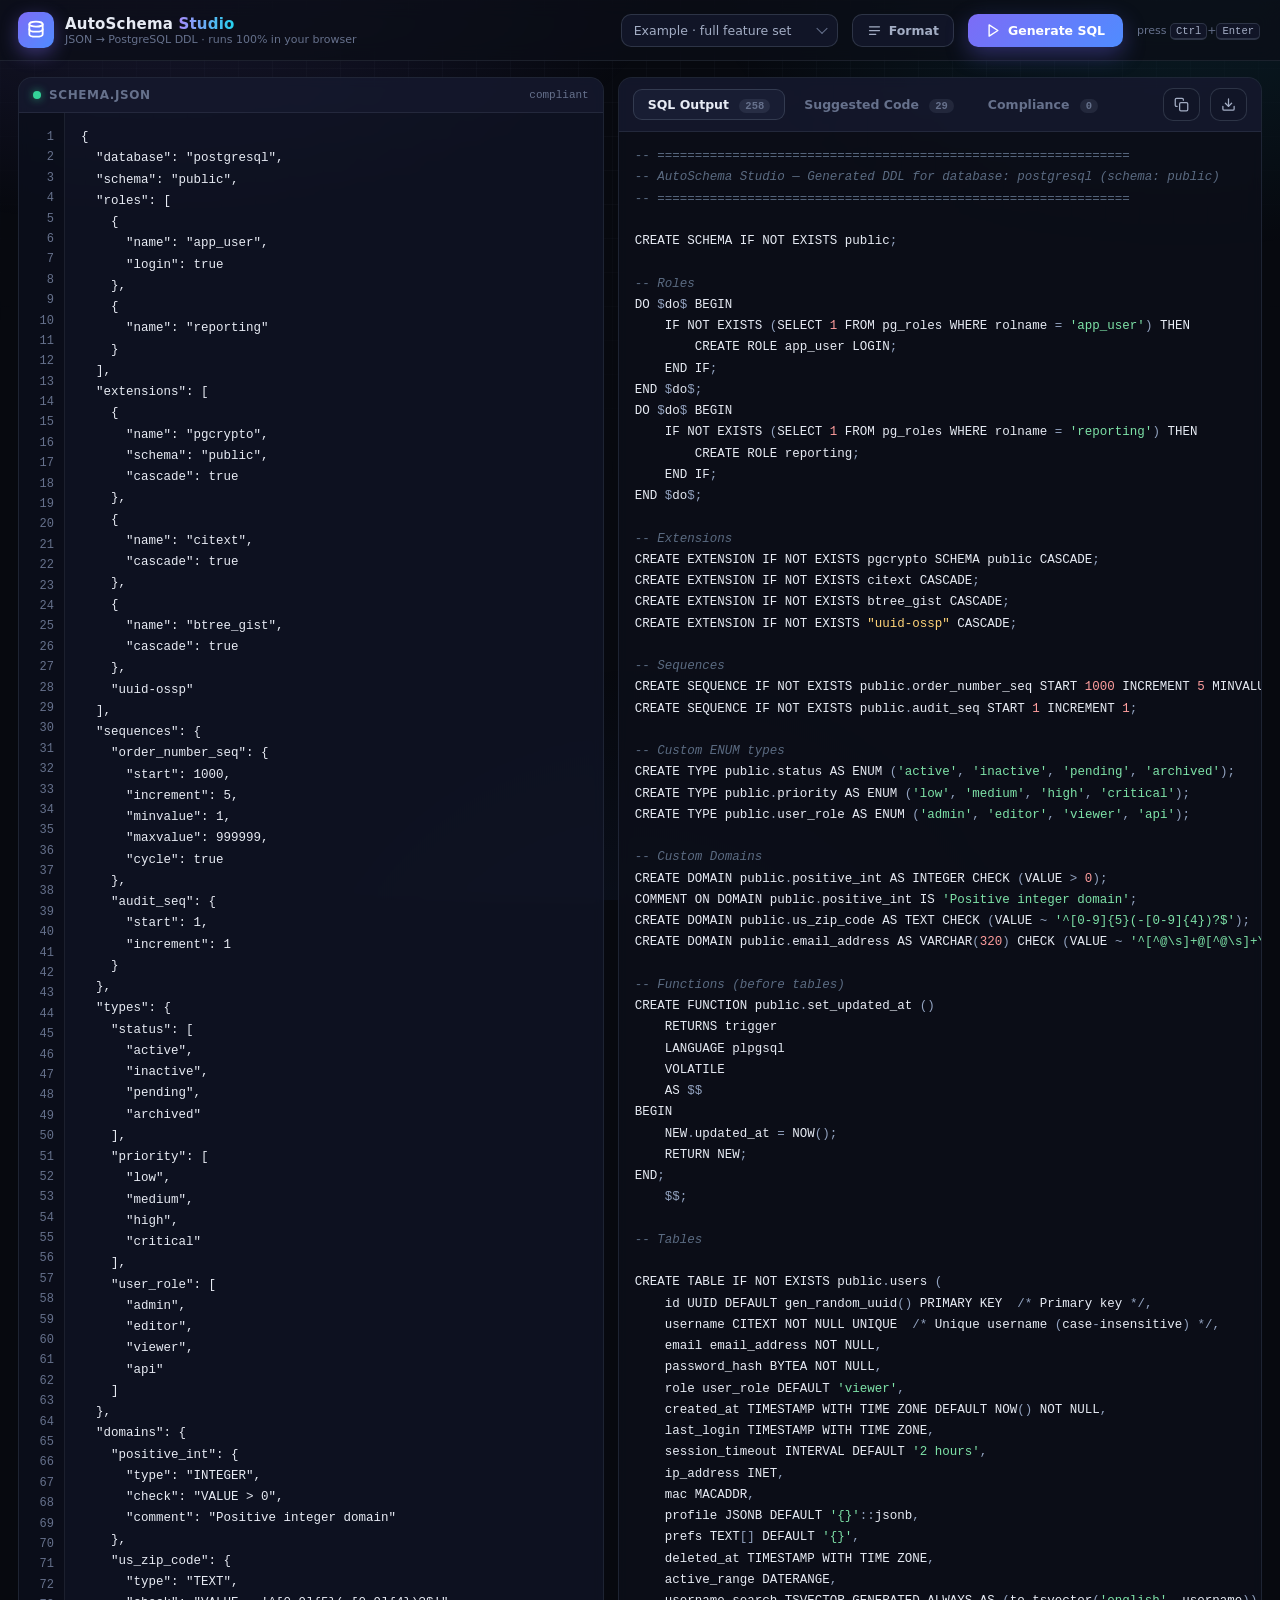
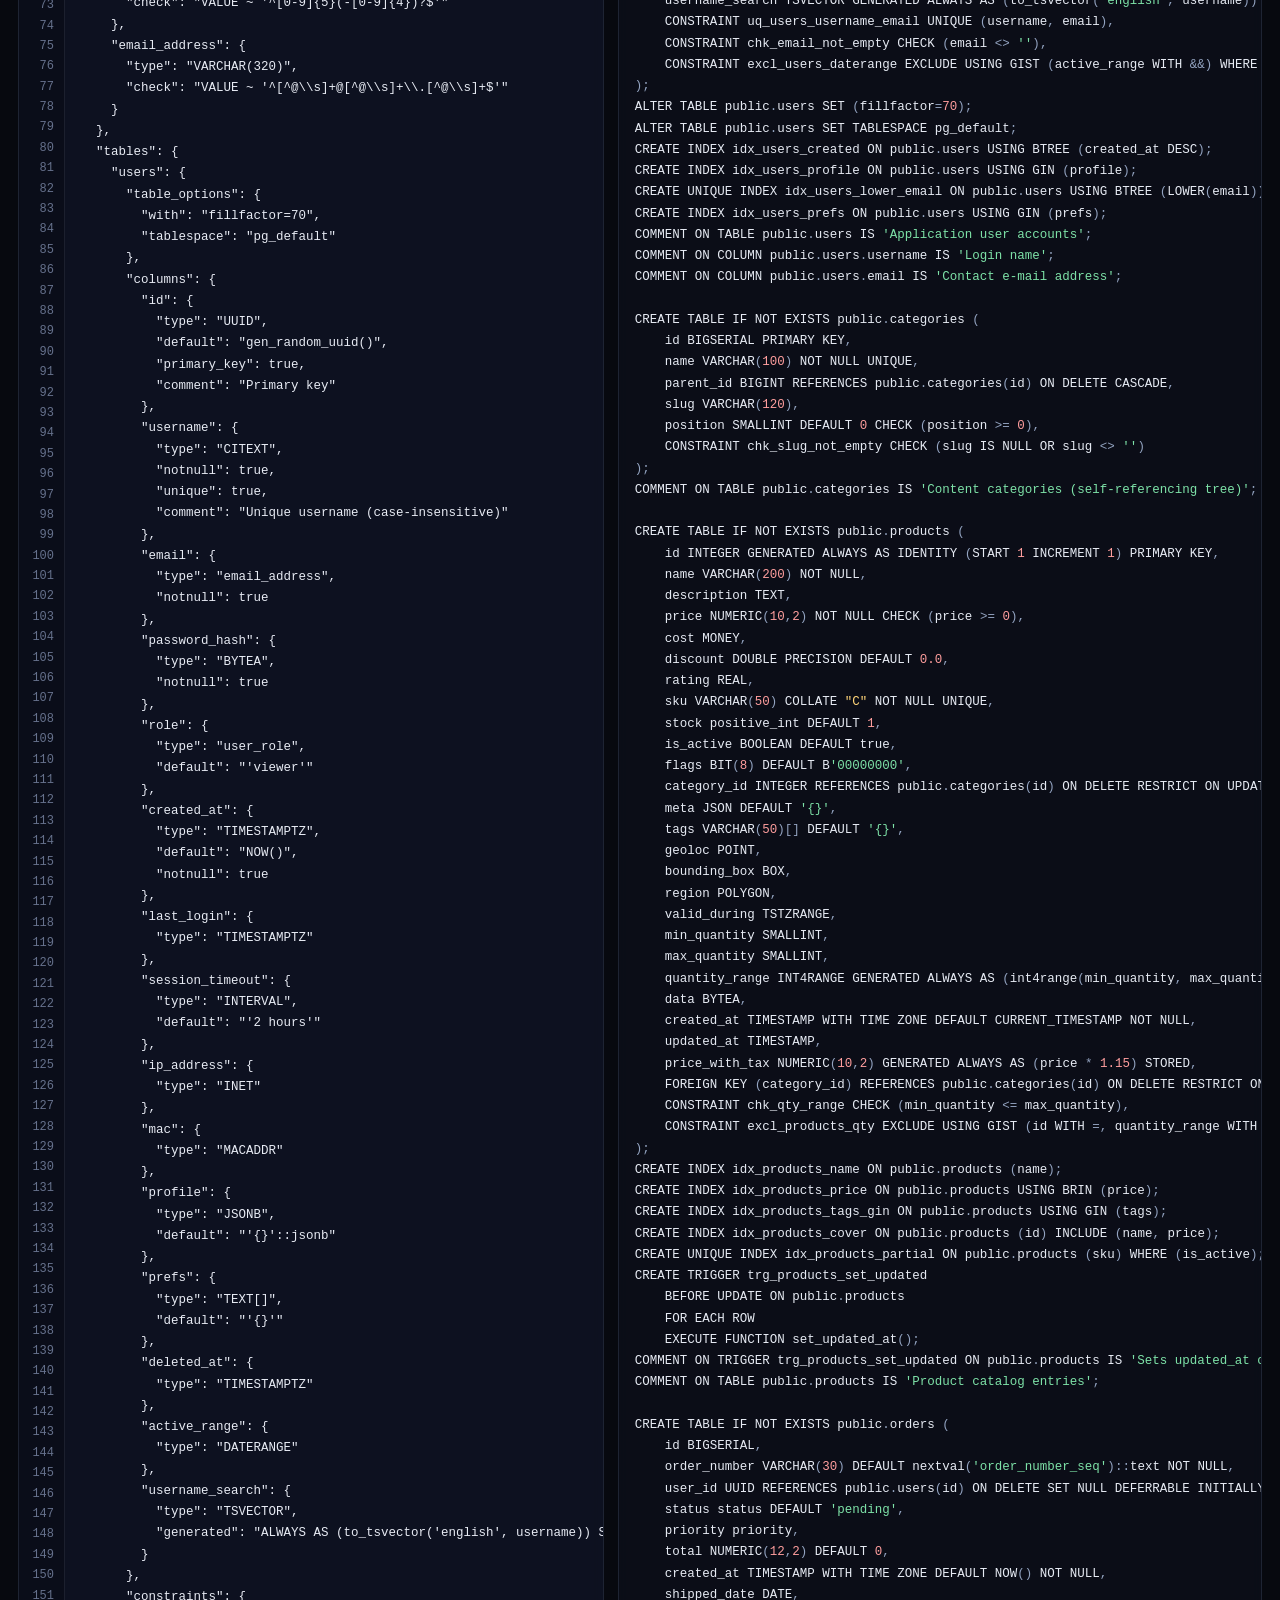
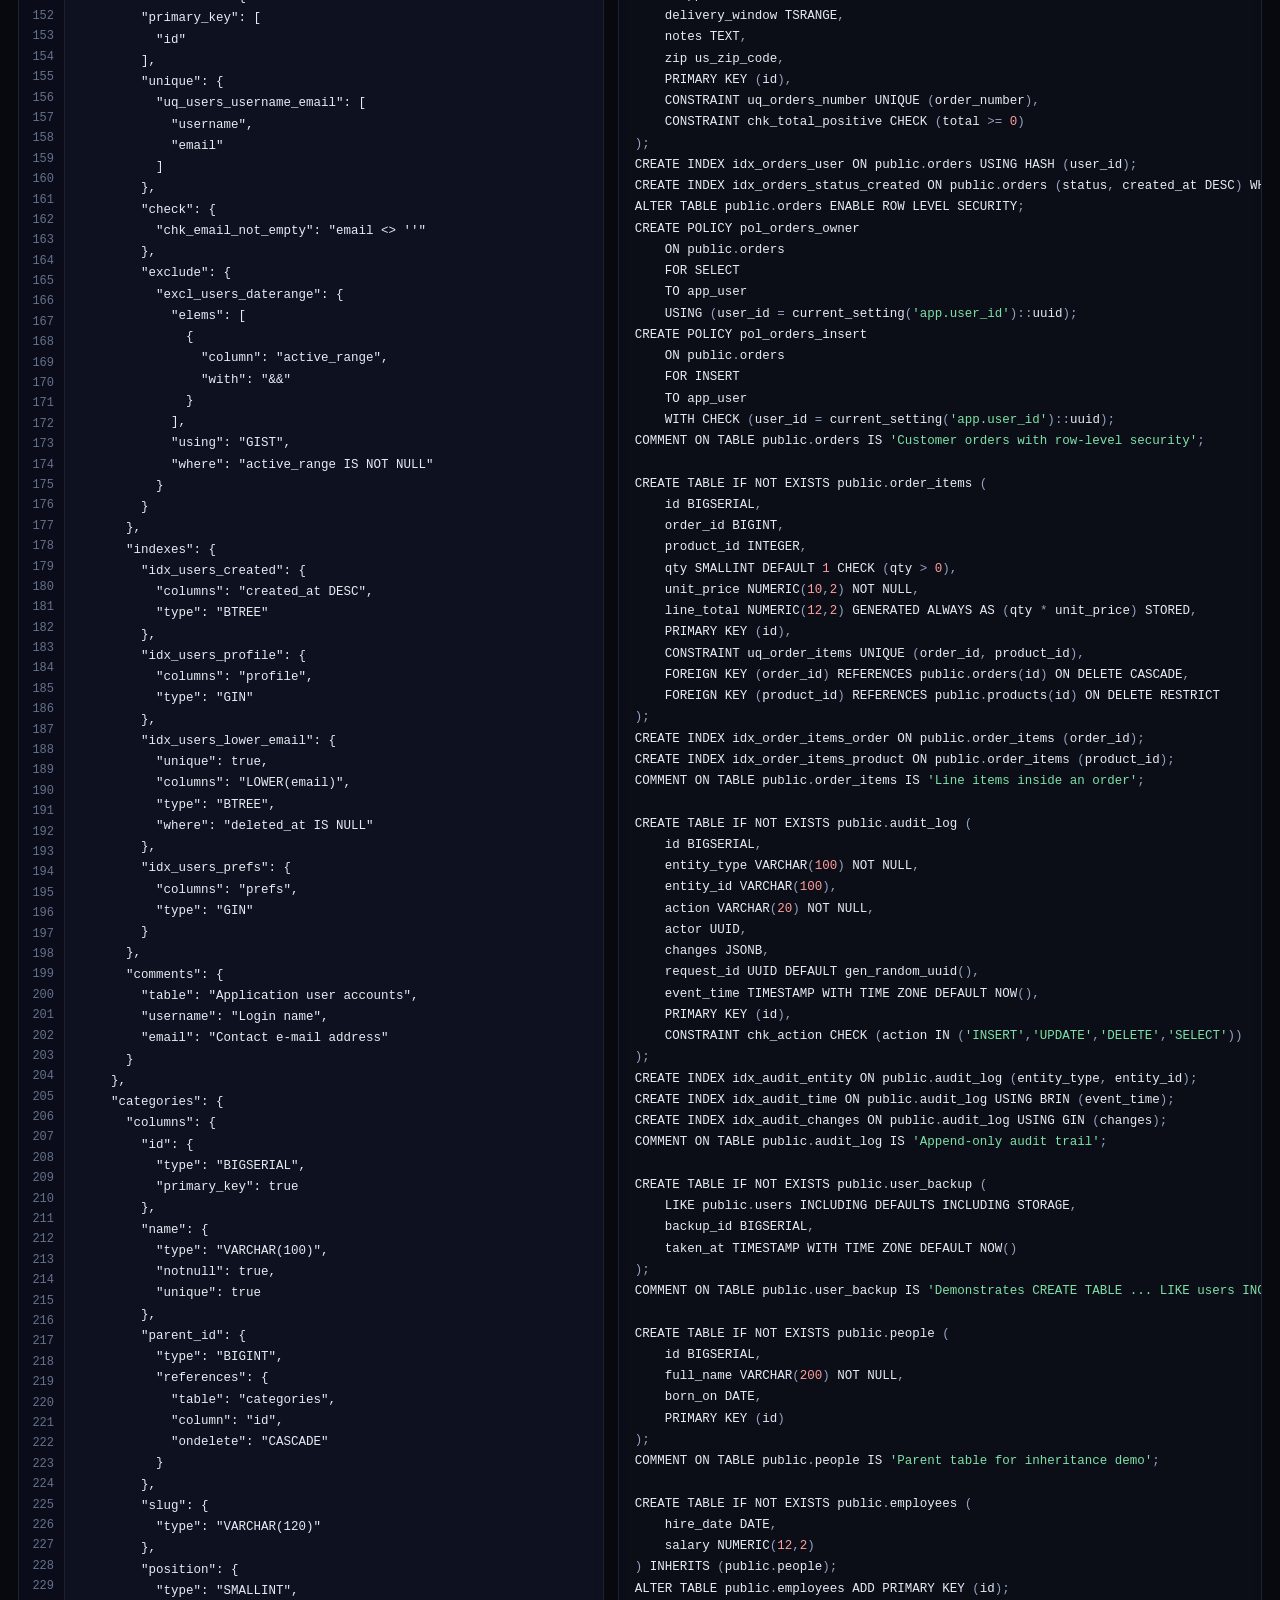
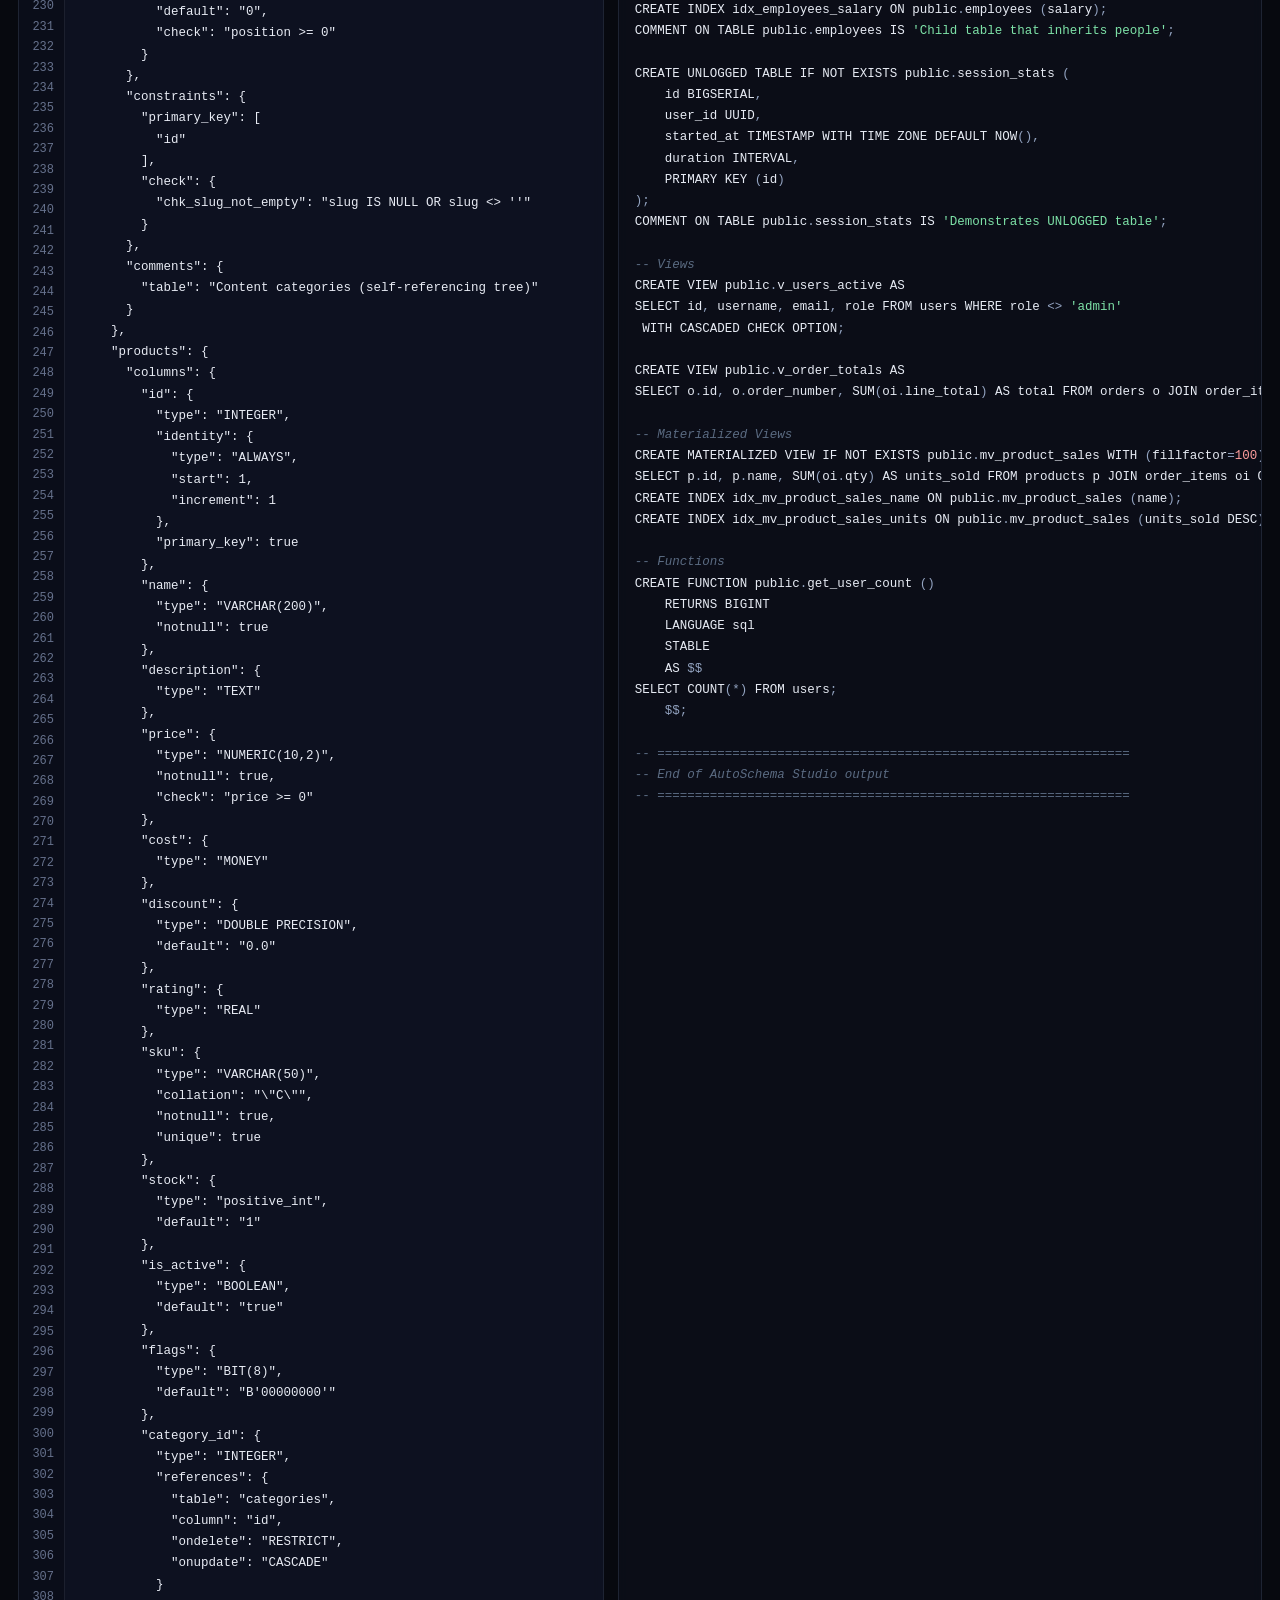
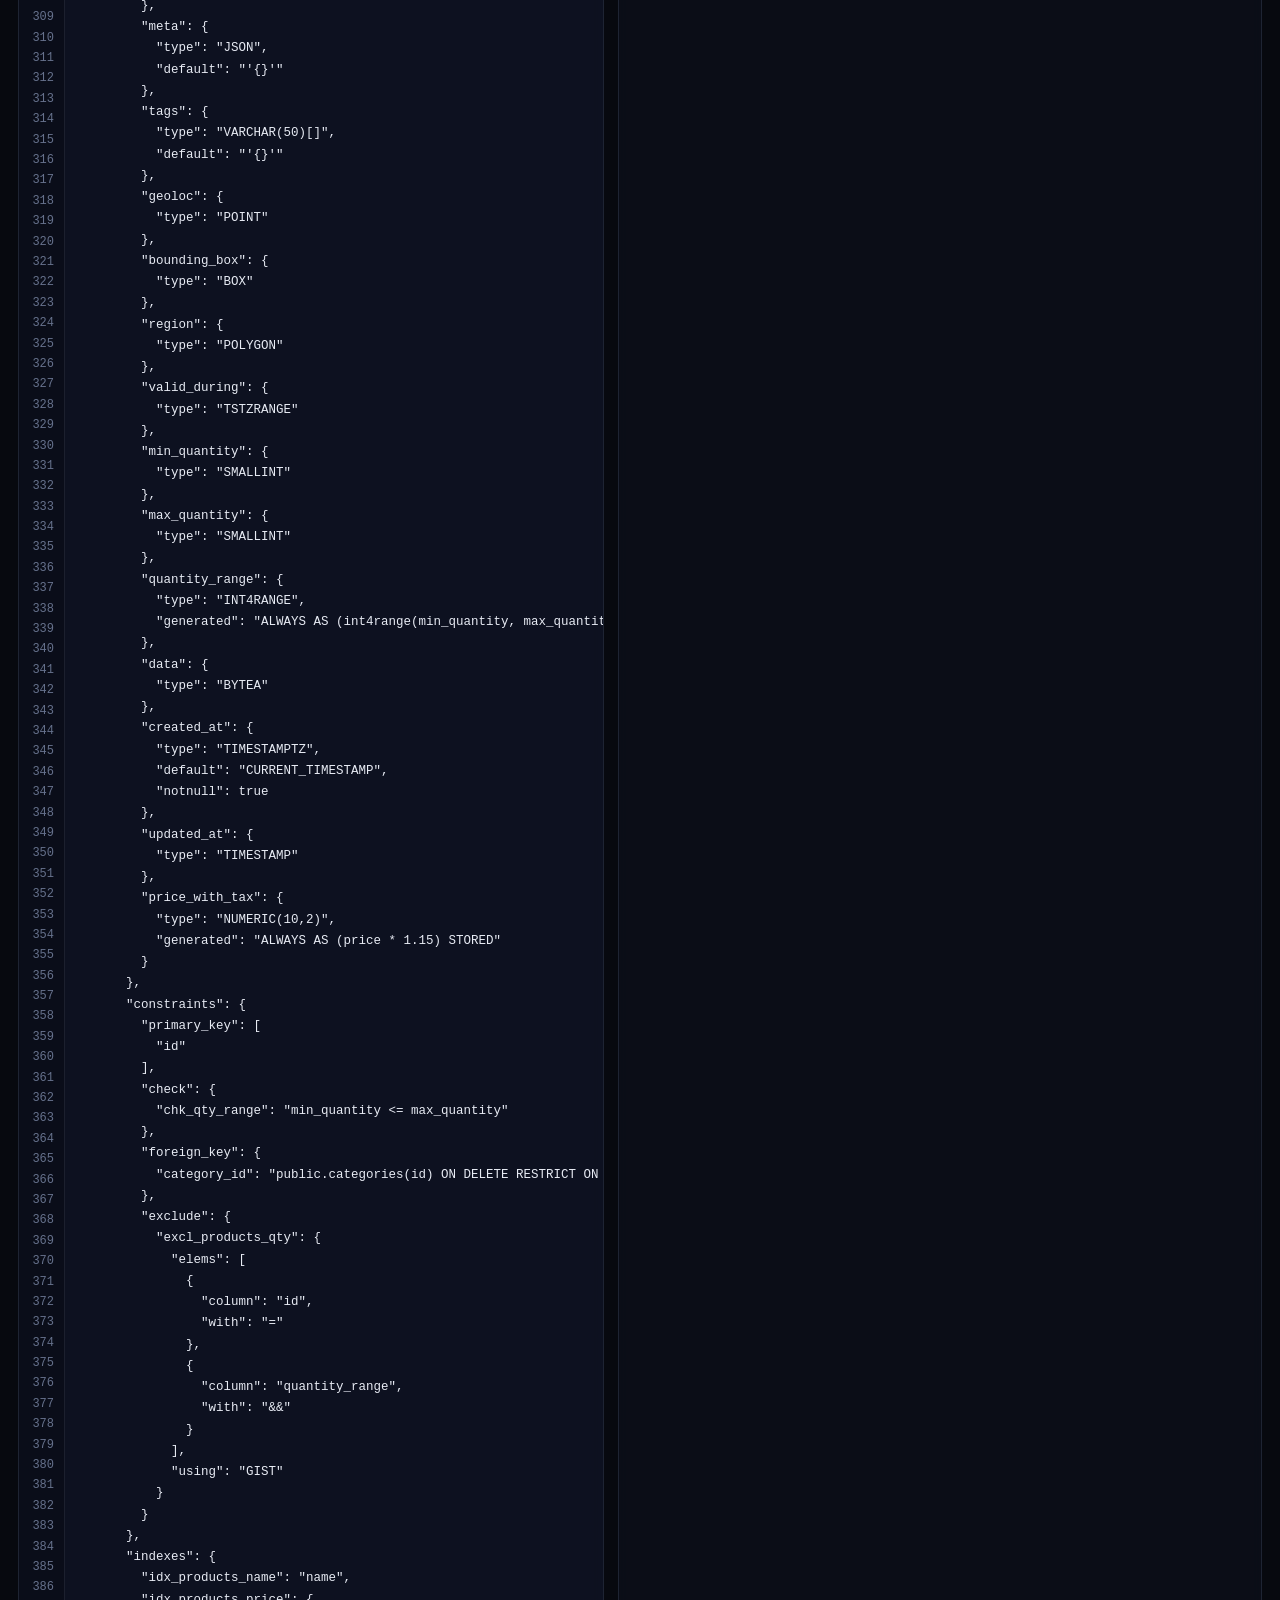
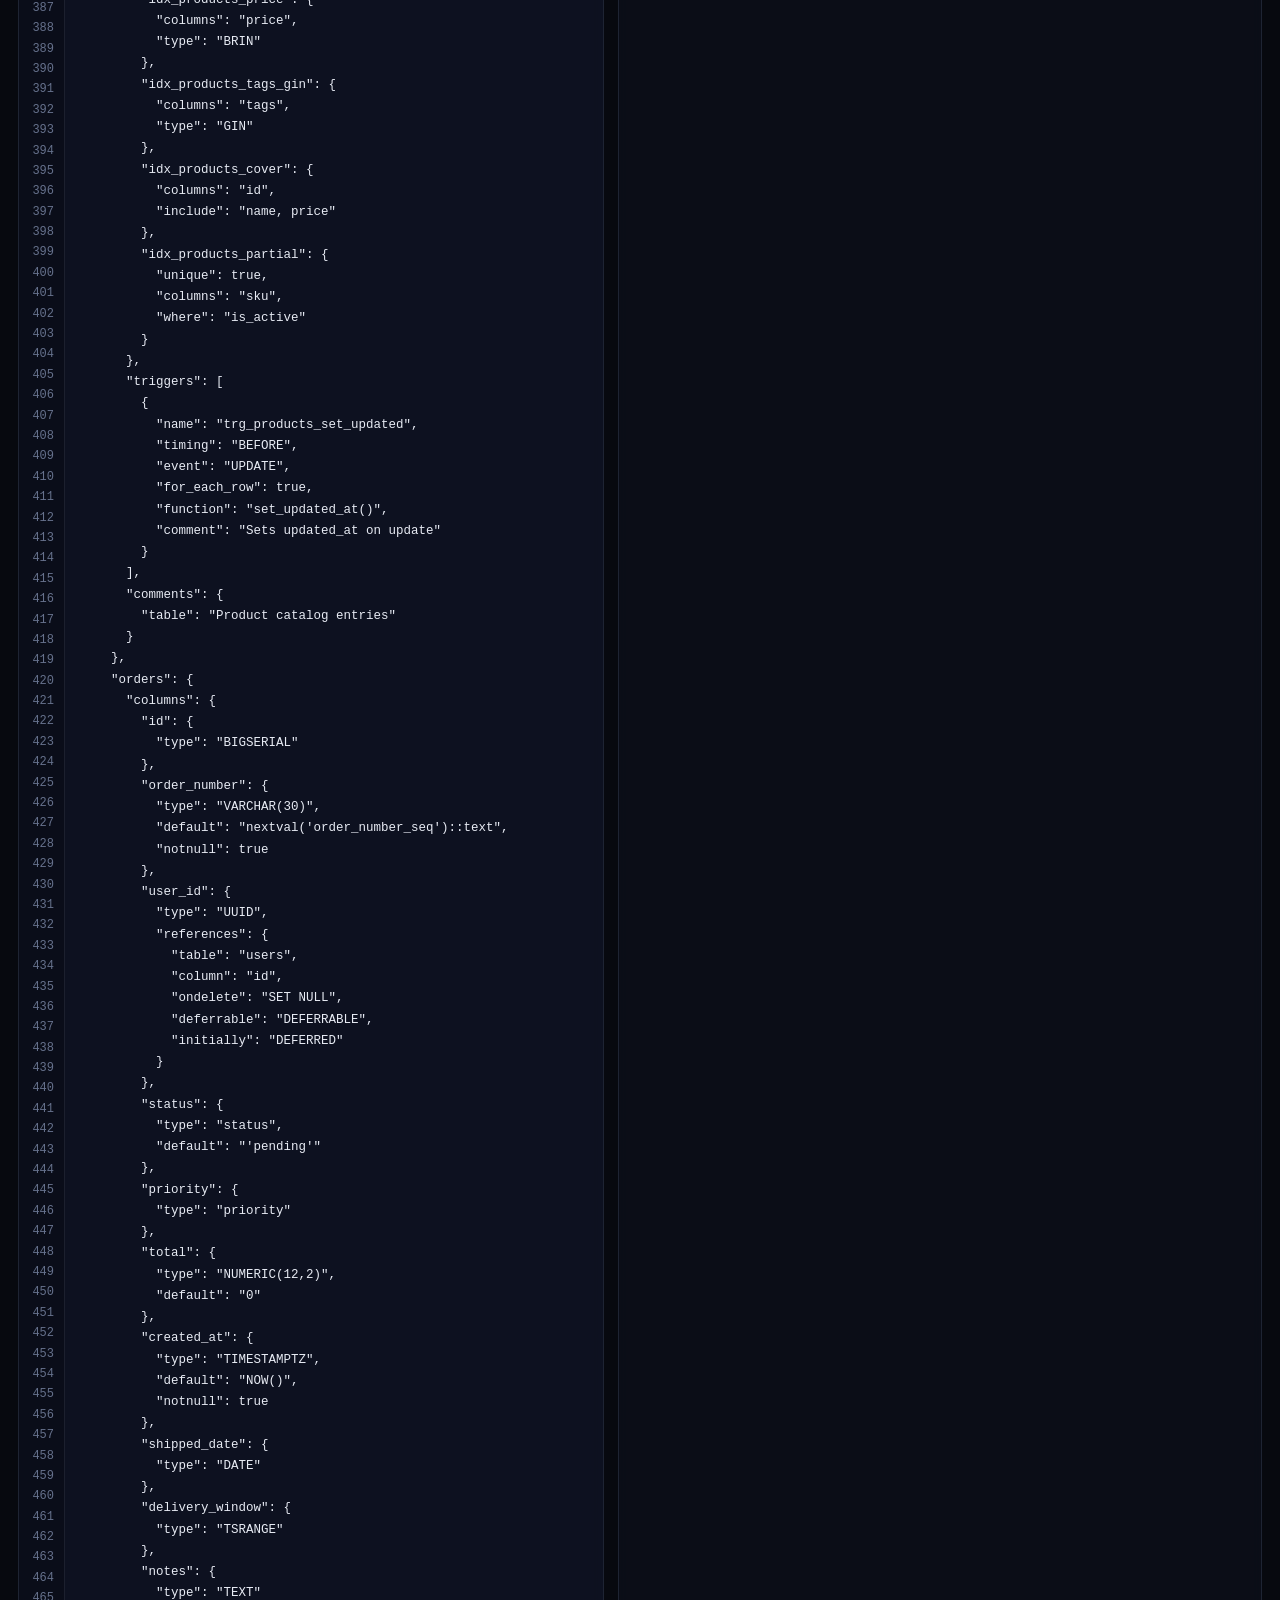
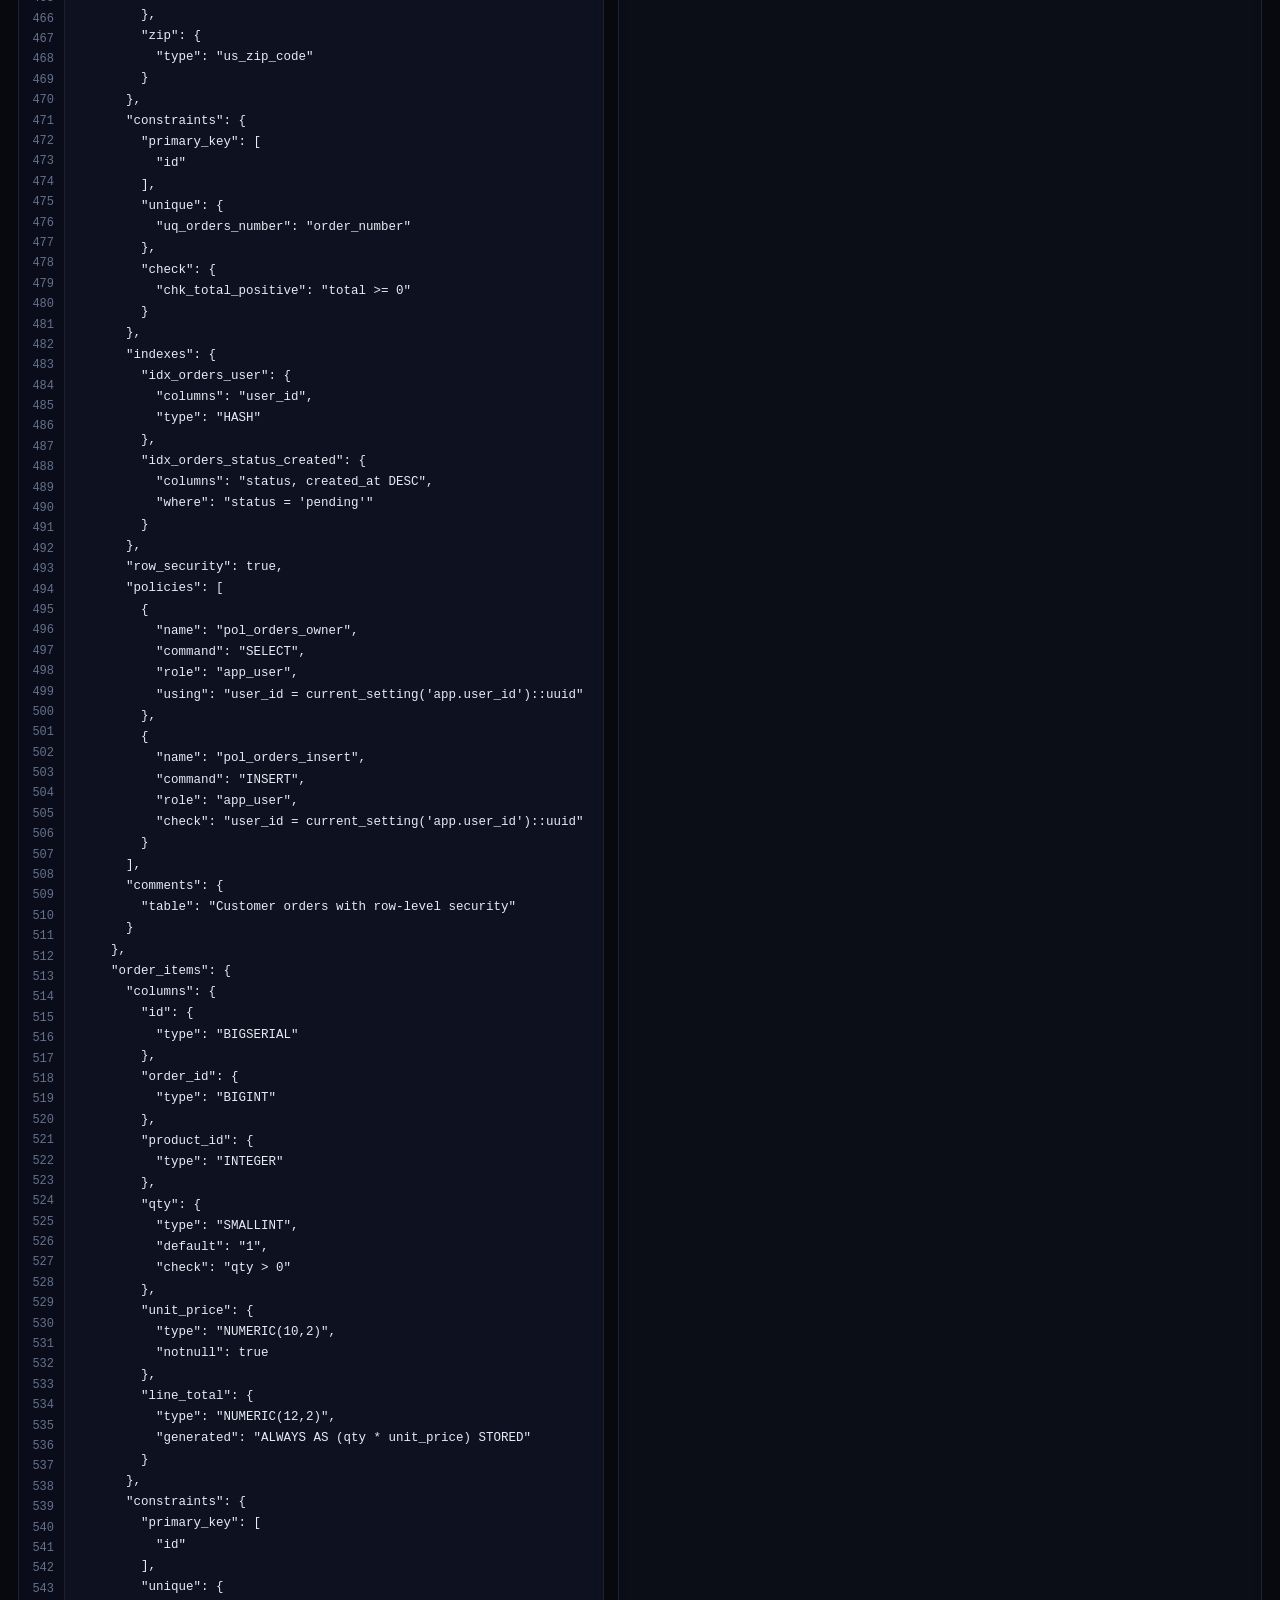
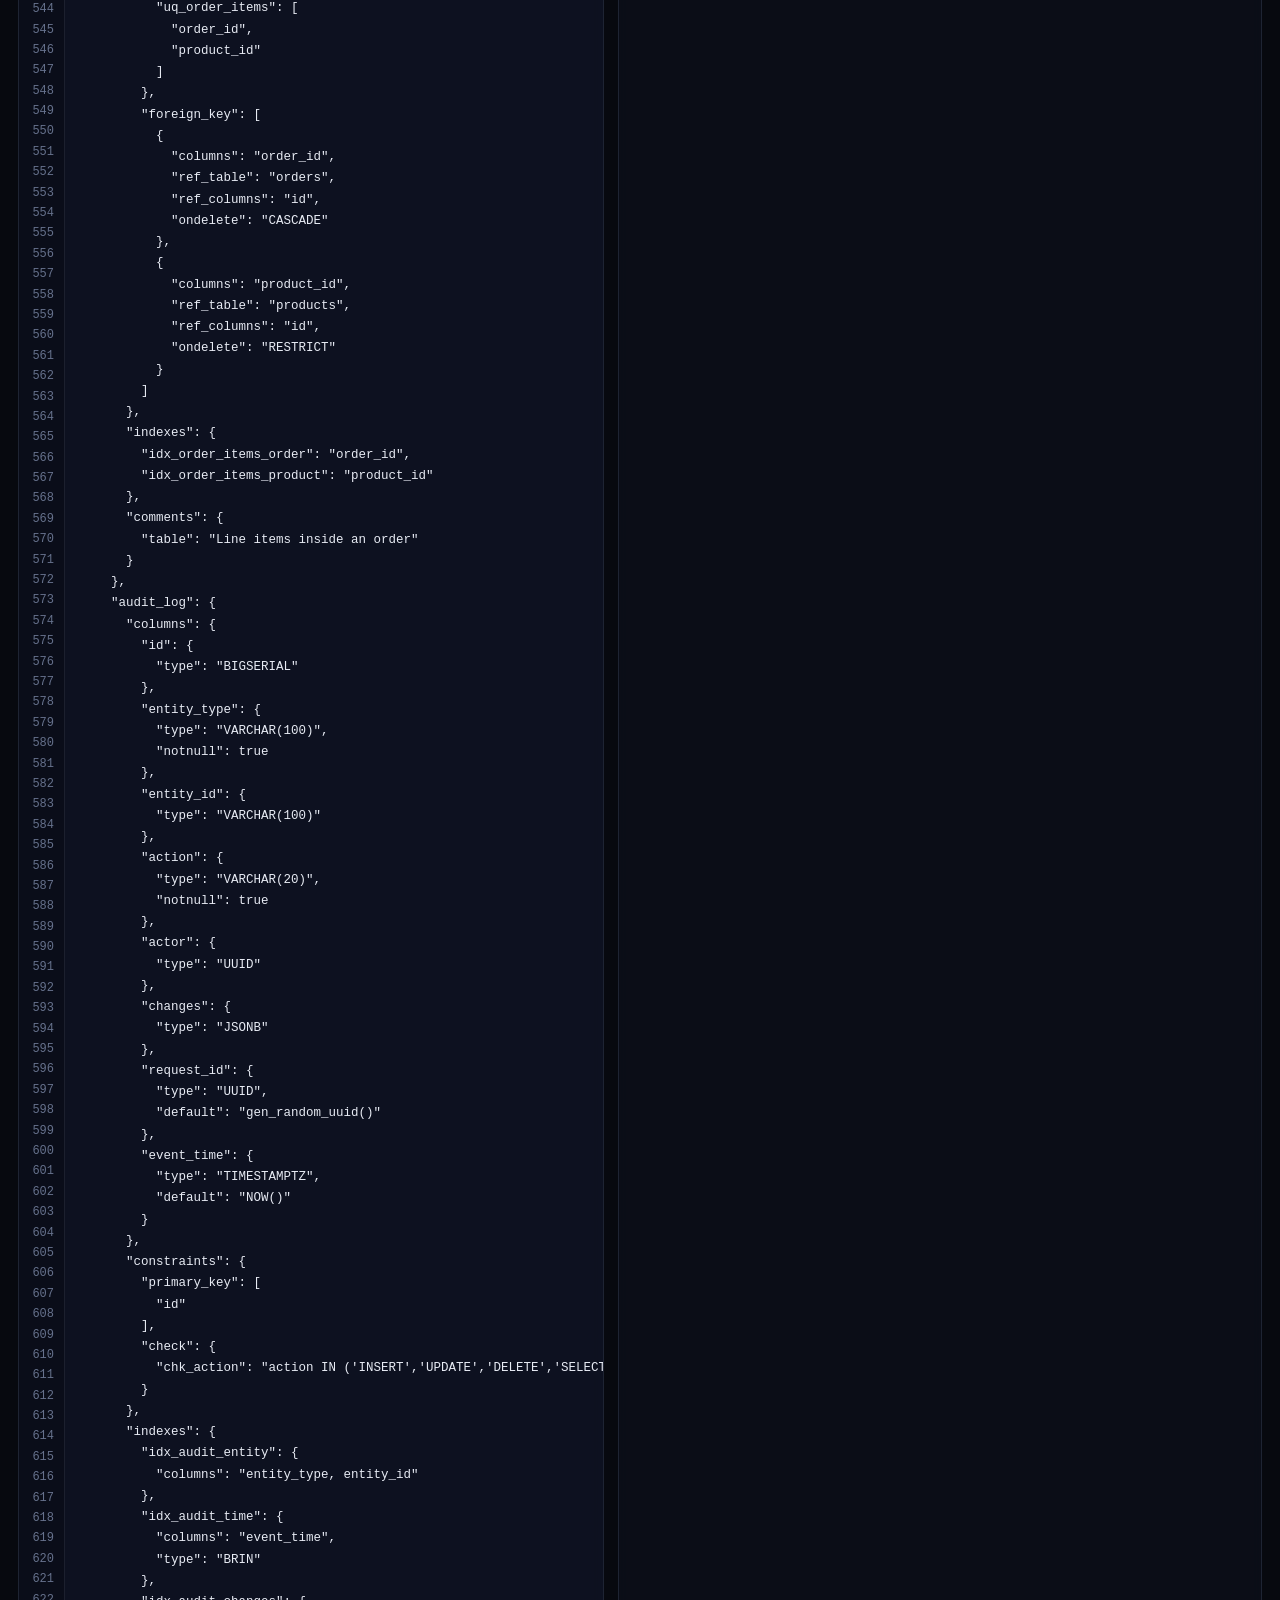
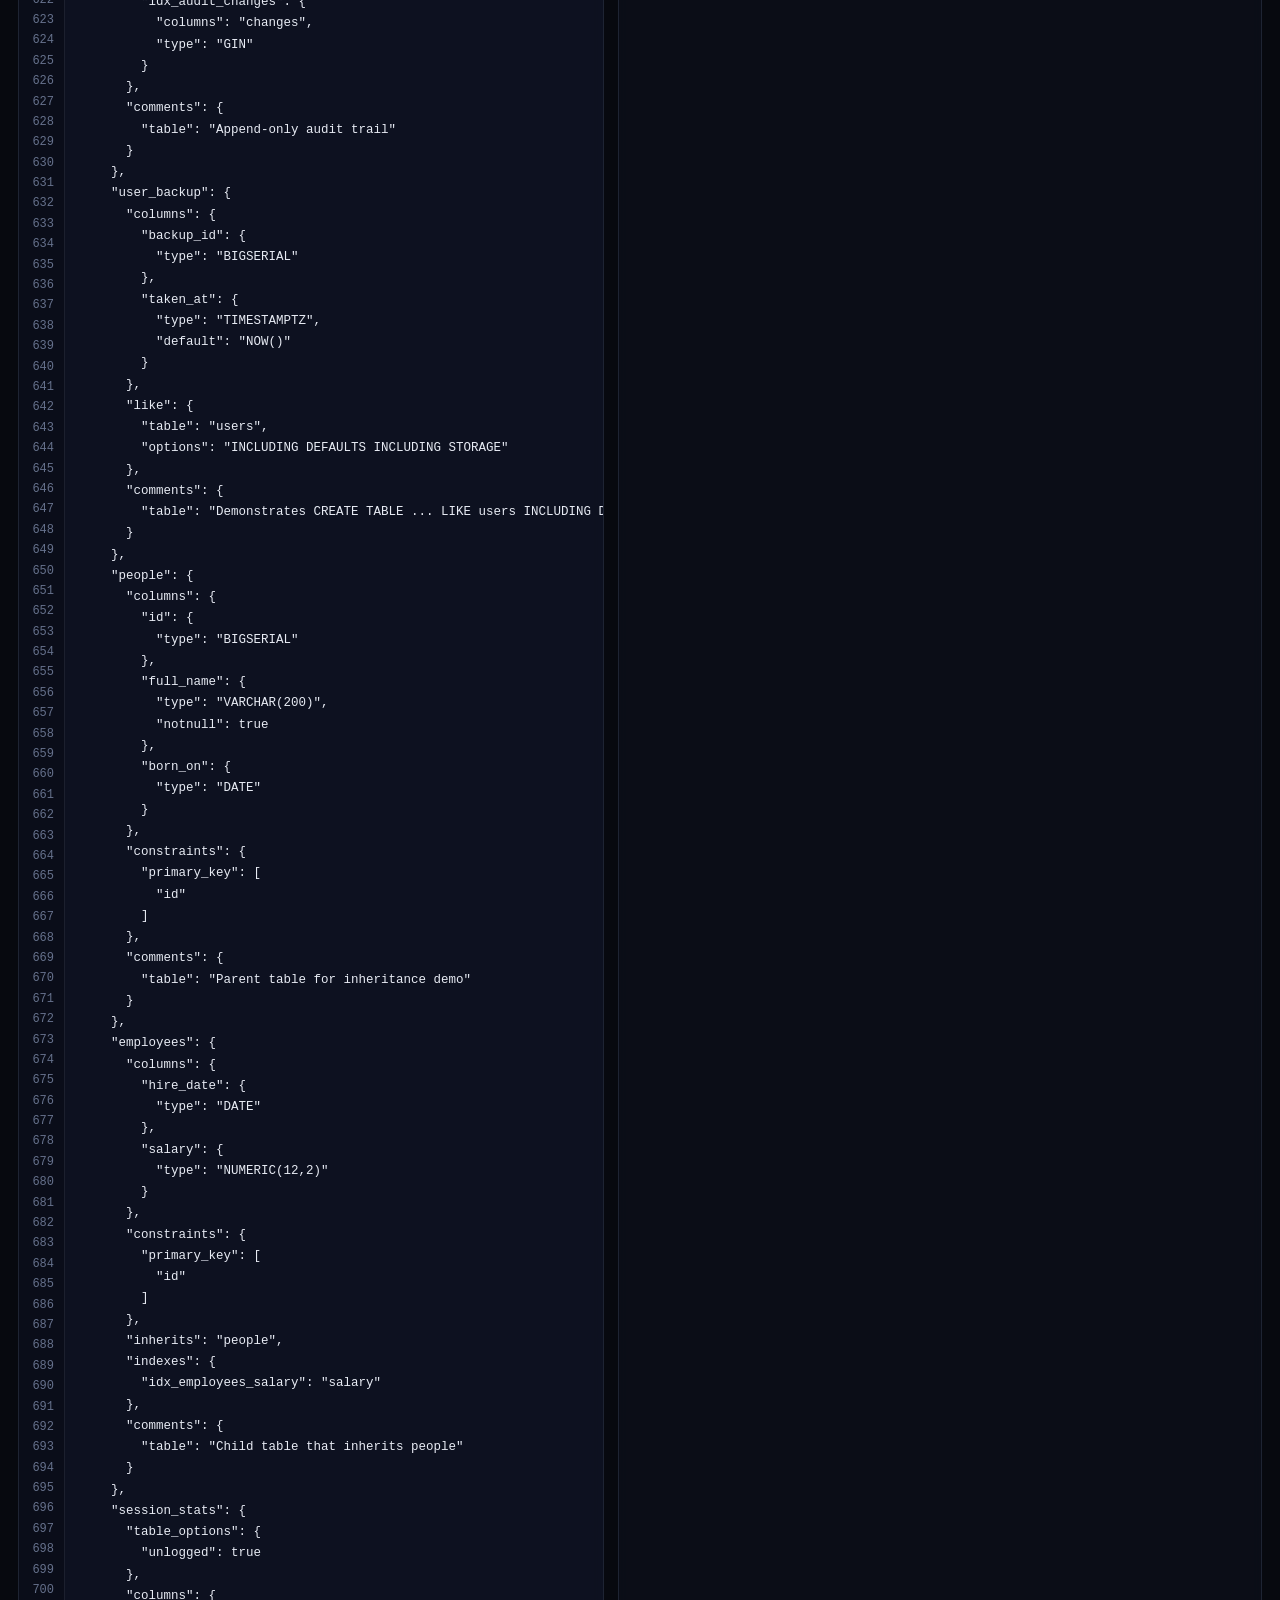
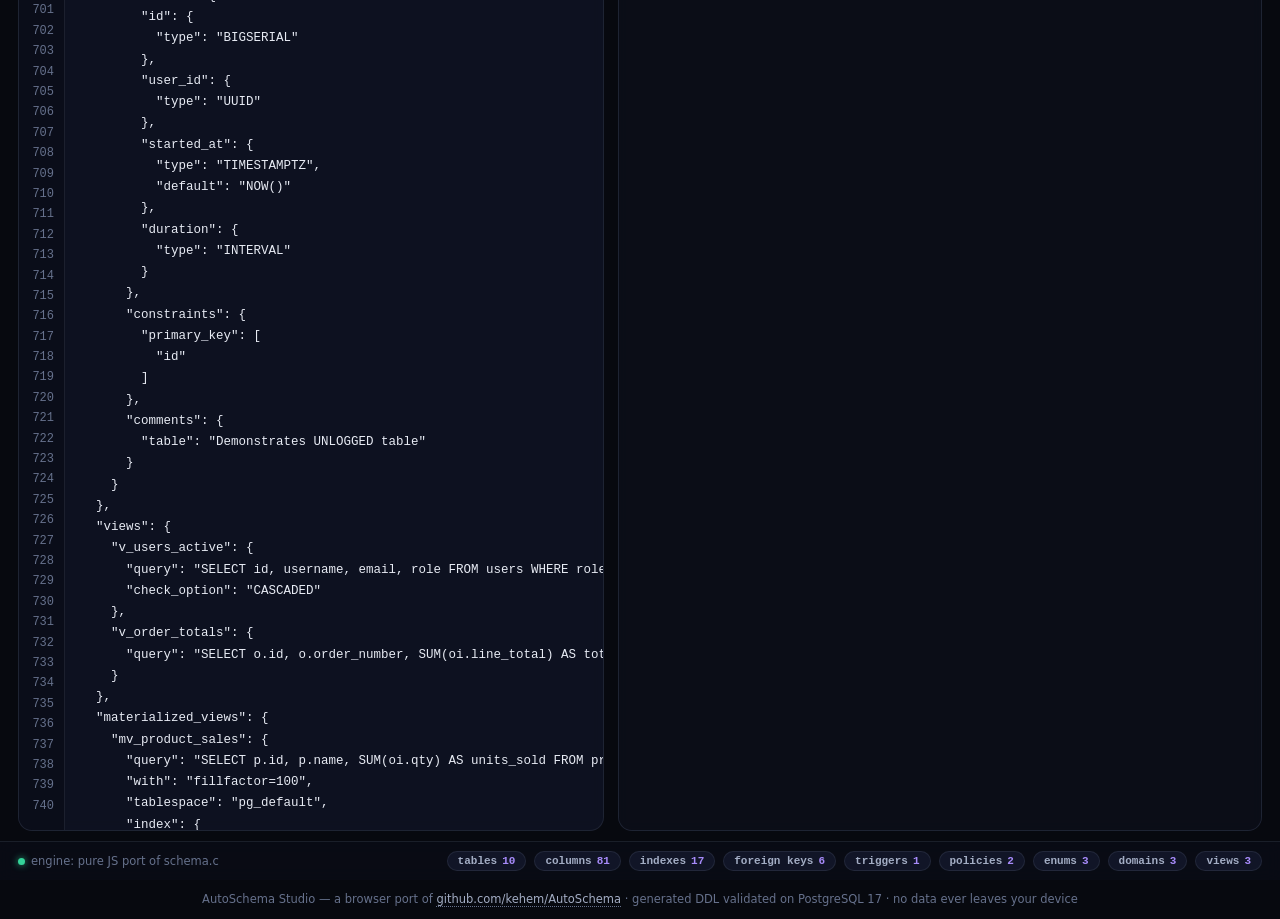
<file: web/index.html>
<!DOCTYPE html>
<html lang="en">
<head>
<meta charset="UTF-8">
<meta name="viewport" content="width=device-width, initial-scale=1.0">
<title>AutoSchema Studio — JSON → PostgreSQL DDL</title>
<link rel="icon" href="data:image/svg+xml,%3Csvg xmlns='http://www.w3.org/2000/svg' viewBox='0 0 32 32'%3E%3Crect width='32' height='32' rx='8' fill='%237c6cf6'/%3E%3Cpath d='M9 17h6l-2 9 10-13h-6l2-9z' fill='white'/%3E%3C/svg%3E">
<style>
/* =====================================================================
   AutoSchema Studio — styles
   Minimal, dark, glassy. No external resources.
   ===================================================================== */

:root {
  --bg0: #07090f;
  --bg1: #0b0e17;
  --bg2: #111527;
  --bg3: #181d33;
  --line: rgba(148, 163, 184, 0.13);
  --line2: rgba(148, 163, 184, 0.22);
  --tx: #e7ebf4;
  --tx2: #a3adc4;
  --tx3: #66718c;
  --acc: #7c6cf6;
  --acc2: #4f8cff;
  --cyan: #22d3ee;
  --ok: #34d399;
  --warn: #fbbf24;
  --err: #f87171;
  --violet: #a78bfa;
  --font: ui-sans-serif, system-ui, -apple-system, "Segoe UI", Roboto, Helvetica, Arial, sans-serif;
  --mono: ui-monospace, "SF Mono", "Cascadia Code", "JetBrains Mono", Menlo, Consolas, monospace;
}

* { box-sizing: border-box; margin: 0; padding: 0; }

html, body { height: 100%; }

body {
  font-family: var(--font);
  background: var(--bg0);
  color: var(--tx);
  min-height: 100vh;
  overflow-x: hidden;
  -webkit-font-smoothing: antialiased;
}

/* ambient background */
body::before {
  content: "";
  position: fixed; inset: 0;
  pointer-events: none;
  background:
    radial-gradient(900px 500px at 12% -8%, rgba(124, 108, 246, 0.16), transparent 60%),
    radial-gradient(800px 480px at 92% -4%, rgba(34, 211, 238, 0.10), transparent 60%),
    radial-gradient(700px 700px at 50% 120%, rgba(79, 140, 255, 0.08), transparent 60%);
  z-index: 0;
}
body::after {
  content: "";
  position: fixed; inset: 0;
  pointer-events: none;
  background-image:
    linear-gradient(rgba(148,163,184,0.035) 1px, transparent 1px),
    linear-gradient(90deg, rgba(148,163,184,0.035) 1px, transparent 1px);
  background-size: 34px 34px;
  mask-image: radial-gradient(ellipse 90% 70% at 50% 0%, #000 30%, transparent 78%);
  z-index: 0;
}

.app { position: relative; z-index: 1; display: flex; flex-direction: column; min-height: 100vh; }

/* ---------------- header ---------------- */

header {
  display: flex; align-items: center; gap: 14px;
  padding: 12px 18px;
  border-bottom: 1px solid var(--line);
  background: rgba(11, 14, 23, 0.75);
  backdrop-filter: blur(10px);
  position: sticky; top: 0; z-index: 20;
}

.brand { display: flex; align-items: center; gap: 11px; min-width: 0; }
.brand-mark {
  width: 36px; height: 36px; flex: none;
  border-radius: 10px;
  display: grid; place-items: center;
  background: linear-gradient(135deg, var(--acc) 0%, var(--acc2) 100%);
  box-shadow: 0 6px 18px rgba(124, 108, 246, 0.4);
}
.brand-name { font-weight: 700; font-size: 15px; letter-spacing: 0.2px; white-space: nowrap; }
.brand-name em { font-style: normal; background: linear-gradient(90deg, var(--violet), var(--cyan)); -webkit-background-clip: text; background-clip: text; color: transparent; }
.brand-sub { font-size: 11px; color: var(--tx3); white-space: nowrap; }

.header-spacer { flex: 1; }

.sel-wrap { position: relative; }
.sel-wrap select {
  appearance: none; -webkit-appearance: none;
  background: var(--bg2);
  border: 1px solid var(--line2);
  color: var(--tx2);
  font: 500 12.5px var(--font);
  padding: 8px 30px 8px 12px;
  border-radius: 10px;
  cursor: pointer;
  outline: none;
  transition: border-color .15s, color .15s;
}
.sel-wrap select:hover { border-color: rgba(124,108,246,.5); color: var(--tx); }
.sel-wrap::after {
  content: ""; position: absolute; right: 12px; top: 50%;
  width: 7px; height: 7px; transform: translateY(-70%) rotate(45deg);
  border-right: 1.5px solid var(--tx3); border-bottom: 1.5px solid var(--tx3);
  pointer-events: none;
}

.btn {
  display: inline-flex; align-items: center; gap: 7px;
  font: 600 12.5px var(--font);
  padding: 8px 14px;
  border-radius: 10px;
  border: 1px solid var(--line2);
  background: var(--bg2);
  color: var(--tx2);
  cursor: pointer;
  transition: transform .12s, border-color .15s, color .15s, background .15s, box-shadow .15s;
  white-space: nowrap;
}
.btn:hover { color: var(--tx); border-color: rgba(124,108,246,.55); background: var(--bg3); }
.btn:active { transform: translateY(1px); }
.btn svg { width: 15px; height: 15px; }

.btn-primary {
  background: linear-gradient(135deg, var(--acc) 0%, var(--acc2) 100%);
  border: none; color: #fff;
  box-shadow: 0 8px 22px rgba(110, 100, 240, 0.35);
  padding: 9px 18px;
}
.btn-primary:hover { filter: brightness(1.08); color: #fff; border: none; background: linear-gradient(135deg, var(--acc), var(--acc2)); }
.btn-primary:active { transform: translateY(1px); }

.btn-icon { padding: 8px 10px; }

.kbd-hint { font-size: 11px; color: var(--tx3); margin-right: 2px; white-space: nowrap; }
.kbd-hint kbd {
  font-family: var(--mono); font-size: 10.5px;
  background: var(--bg2); border: 1px solid var(--line2); border-bottom-width: 2px;
  border-radius: 5px; padding: 1px 5px; color: var(--tx2);
}

/* ---------------- main layout ---------------- */

main {
  flex: 1;
  display: grid;
  grid-template-columns: minmax(0, 1fr) minmax(0, 1.1fr);
  gap: 14px;
  padding: 16px 18px 10px;
  min-height: 0;
}

.panel {
  background: rgba(17, 21, 39, 0.72);
  border: 1px solid var(--line);
  border-radius: 14px;
  overflow: hidden;
  display: flex; flex-direction: column;
  min-height: 0;
  backdrop-filter: blur(6px);
}

.panel-head {
  display: flex; align-items: center; gap: 10px;
  padding: 10px 14px;
  border-bottom: 1px solid var(--line);
  background: rgba(24, 29, 51, 0.5);
}
.panel-title { font-size: 12px; font-weight: 600; letter-spacing: .6px; text-transform: uppercase; color: var(--tx3); display:flex; align-items:center; gap:8px; }
.panel-title .dot { width: 8px; height: 8px; border-radius: 50%; background: var(--tx3); transition: background .2s; }
.panel-title .dot.ok { background: var(--ok); box-shadow: 0 0 8px rgba(52,211,153,.7); }
.panel-title .dot.warn { background: var(--warn); box-shadow: 0 0 8px rgba(251,191,36,.7); }
.panel-title .dot.err { background: var(--err); box-shadow: 0 0 8px rgba(248,113,113,.7); }
.head-spacer { flex: 1; }

/* ---------------- editor pane ---------------- */

.editor-body { flex: 1; display: flex; min-height: 0; position: relative; }

.gutter {
  width: 46px; flex: none;
  padding: 14px 10px 14px 0;
  text-align: right;
  font: 12px/1.7 var(--mono);
  color: var(--tx3);
  border-right: 1px solid var(--line);
  background: rgba(7, 9, 15, 0.4);
  overflow: hidden;
  user-select: none;
}
.gutter div { white-space: pre; }

.editor-wrap { flex: 1; position: relative; min-width: 0; }

#editor {
  position: absolute; inset: 0;
  width: 100%; height: 100%;
  padding: 14px 16px;
  border: none; outline: none; resize: none;
  background: transparent;
  color: var(--tx);
  font: 12.5px/1.7 var(--mono);
  caret-color: var(--acc);
  tab-size: 4;
  white-space: pre;
  overflow: auto;
}
#editor::selection { background: rgba(124,108,246,.28); }

.editor-err {
  display: none;
  position: absolute; left: 12px; right: 12px; bottom: 12px;
  padding: 9px 12px;
  border: 1px solid rgba(248,113,113,.4);
  background: rgba(127,29,29,.35);
  color: #fecaca;
  font: 12px var(--mono);
  border-radius: 10px;
  backdrop-filter: blur(6px);
}
.editor-err.show { display: block; }

/* ---------------- output pane ---------------- */

.tabs { display: flex; gap: 4px; }
.tab {
  font: 600 12.5px var(--font);
  color: var(--tx3);
  padding: 7px 14px;
  border-radius: 9px;
  cursor: pointer;
  border: 1px solid transparent;
  transition: color .15s, background .15s;
  background: none;
}
.tab:hover { color: var(--tx2); }
.tab.active {
  color: var(--tx);
  background: var(--bg3);
  border-color: var(--line2);
}
.tab .count {
  margin-left: 6px;
  font-size: 10.5px;
  font-family: var(--mono);
  color: var(--tx3);
  background: rgba(148,163,184,.12);
  padding: 1px 6px; border-radius: 20px;
}

.out-body { flex: 1; min-height: 0; overflow: auto; background: rgba(7,9,15,.45); }
.pane { display: none; height: 100%; }
.pane.active { display: block; }
.pane#pane-sugg { display: none; flex-direction: column; }
.pane#pane-sugg.active { display: flex; }
#sugg-list { flex: 1; overflow: auto; }

pre.code {
  padding: 14px 16px;
  font: 12.5px/1.7 var(--mono);
  color: var(--tx);
  white-space: pre;
  tab-size: 4;
}
pre.code .tok-cm  { color: #5b6b82; font-style: italic; }
pre.code .tok-kw  { color: #b7a8ff; }
pre.code .tok-str { color: #7ee2a8; }
pre.code .tok-num { color: #ff9e9e; }
pre.code .tok-fn  { color: #67c8ff; }
pre.code .tok-op  { color: #93a3c0; }
pre.code .tok-typ { color: #f2a9ff; }
pre.code .tok-cte { color: #ffd479; }

/* suggested cards */
.sugg-list { padding: 14px 16px; display: flex; flex-direction: column; gap: 12px; }
.sugg-card {
  border: 1px solid var(--line);
  border-radius: 12px;
  background: rgba(24, 29, 51, 0.55);
  overflow: hidden;
}
.sugg-card-head {
  display: flex; align-items: center; gap: 10px;
  padding: 10px 12px;
  border-bottom: 1px solid var(--line);
  background: rgba(24,29,51,.6);
}
.sugg-ico {
  width: 26px; height: 26px; flex: none; border-radius: 8px;
  display: grid; place-items: center;
  font-size: 13px;
}
.sugg-ico.usage { background: rgba(52,211,153,.14); color: var(--ok); }
.sugg-ico.tip   { background: rgba(251,191,36,.14); color: var(--warn); }
.sugg-title { font-size: 13px; font-weight: 650; color: var(--tx); }
.sugg-desc { font-size: 12px; color: var(--tx3); margin-top: 1px; }
.sugg-body { padding: 10px 12px 12px; }
.sugg-body pre.code { padding: 0 0 8px; }
.sugg-code {
  background: rgba(7,9,15,.6);
  border: 1px solid var(--line);
  border-radius: 10px;
  padding: 10px 12px;
  font: 12px/1.65 var(--mono);
  color: var(--tx);
  white-space: pre; overflow-x: auto;
}
.sugg-foot { display: flex; justify-content: flex-end; margin-top: 8px; }

.filters { display: flex; gap: 6px; padding: 10px 16px 0; flex-wrap: wrap; }
.filter {
  font: 600 11.5px var(--font);
  color: var(--tx3);
  padding: 5px 12px; border-radius: 20px;
  border: 1px solid var(--line2);
  background: transparent; cursor: pointer;
  transition: all .15s;
}
.filter:hover { color: var(--tx2); }
.filter.active { color: #fff; background: linear-gradient(135deg, var(--acc), var(--acc2)); border-color: transparent; }

.empty {
  padding: 40px 20px; text-align: center; color: var(--tx3); font-size: 13px;
  display: grid; place-items: center; min-height: 60%;
}
.empty svg { width: 40px; height: 40px; opacity: .5; margin-bottom: 10px; }

/* ---------------- compliance pane ---------------- */

.pane#pane-compl { display: none; flex-direction: column; }
.pane#pane-compl.active { display: flex; }
#compl-list { flex: 1; overflow: auto; padding: 12px 16px; display: flex; flex-direction: column; gap: 10px; }

.compl-head {
  display: flex; align-items: center; gap: 10px;
  padding: 10px 16px;
  border-bottom: 1px solid var(--line);
  background: rgba(24,29,51,.5);
}
.compl-summary { font: 600 12px var(--font); color: var(--tx2); }

.compl-card {
  display: flex; gap: 10px; align-items: flex-start;
  border: 1px solid var(--line);
  border-left-width: 3px;
  border-radius: 10px;
  padding: 10px 12px;
  background: rgba(24,29,51,.5);
}
.compl-card.error { border-left-color: var(--err); }
.compl-card.warning { border-left-color: var(--warn); }

.compl-ico { font-size: 14px; line-height: 1.4; }
.compl-main { flex: 1; min-width: 0; }
.compl-path {
  font: 10.5px var(--mono);
  color: var(--tx3);
  background: rgba(148,163,184,.1);
  display: inline-block;
  padding: 1px 7px; border-radius: 6px;
  margin-bottom: 4px;
  word-break: break-all;
}
.compl-msg { font-size: 12.5px; color: var(--tx); line-height: 1.5; }
.compl-snippet {
  margin-top: 7px;
  background: rgba(7,9,15,.6);
  border: 1px solid var(--line);
  border-radius: 8px;
  padding: 8px 10px;
  font: 11.5px/1.6 var(--mono);
  color: var(--cyan);
  white-space: pre; overflow-x: auto;
}
.compl-actions { display: flex; gap: 6px; flex: none; }
.btn-fix {
  font: 600 11.5px var(--font);
  padding: 5px 12px;
  border-radius: 8px;
  border: 1px solid rgba(52,211,153,.45);
  background: rgba(52,211,153,.12);
  color: var(--ok);
  cursor: pointer;
  transition: background .15s;
}
.btn-fix:hover { background: rgba(52,211,153,.24); }

/* ---------------- status bar ---------------- */

.statusbar {
  display: flex; align-items: center; gap: 8px; flex-wrap: wrap;
  padding: 9px 18px;
  border-top: 1px solid var(--line);
  background: rgba(11, 14, 23, 0.7);
  backdrop-filter: blur(8px);
  font-size: 11.5px; color: var(--tx3);
}
.chip {
  display: inline-flex; align-items: center; gap: 5px;
  background: var(--bg2);
  border: 1px solid var(--line);
  border-radius: 20px;
  padding: 3px 10px;
  font: 600 11px var(--mono);
  color: var(--tx2);
}
.chip b { color: var(--tx); font-weight: 700; }
.chip .c-acc { color: var(--violet); }
.chip .c-ok  { color: var(--ok); }
.chip .c-cy  { color: var(--cyan); }
.status-json { margin-right: auto; display: inline-flex; align-items: center; gap: 6px; }
.pulse { width: 7px; height: 7px; border-radius: 50%; background: var(--tx3); }
.pulse.ok { background: var(--ok); box-shadow: 0 0 7px rgba(52,211,153,.8); }
.pulse.err { background: var(--err); box-shadow: 0 0 7px rgba(248,113,113,.8); }

footer { text-align: center; padding: 12px; font-size: 11.5px; color: var(--tx3); }
footer a { color: var(--tx2); text-decoration: none; border-bottom: 1px dotted var(--tx3); }
footer a:hover { color: var(--violet); }

/* ---------------- toast ---------------- */

#toast {
  position: fixed; left: 50%; bottom: 26px;
  transform: translateX(-50%) translateY(20px);
  background: rgba(24, 29, 51, 0.95);
  border: 1px solid var(--line2);
  color: var(--tx);
  font: 600 12.5px var(--font);
  padding: 10px 18px;
  border-radius: 12px;
  opacity: 0; pointer-events: none;
  transition: opacity .22s, transform .22s;
  box-shadow: 0 12px 40px rgba(0,0,0,.5);
  z-index: 60;
  display: flex; align-items: center; gap: 9px;
}
#toast.show { opacity: 1; transform: translateX(-50%) translateY(0); }
#toast.ok  { border-color: rgba(52,211,153,.5); }
#toast.err { border-color: rgba(248,113,113,.5); }
#toast .t-ico { font-size: 14px; }

/* scrollbars */
::-webkit-scrollbar { width: 10px; height: 10px; }
::-webkit-scrollbar-track { background: transparent; }
::-webkit-scrollbar-thumb { background: rgba(148,163,184,.18); border-radius: 8px; border: 2px solid transparent; background-clip: content-box; }
::-webkit-scrollbar-thumb:hover { background: rgba(148,163,184,.32); border: 2px solid transparent; background-clip: content-box; }

/* responsive */
@media (max-width: 960px) {
  main { grid-template-columns: 1fr; }
  .app { min-height: 100vh; }
  main { min-height: 0; }
  .editor-body, .out-body { min-height: 46vh; }
  .kbd-hint { display: none; }
}

</style>
</head>
<body>
<div class="app">

  <header>
    <div class="brand">
      <div class="brand-mark">
        <svg width="20" height="20" viewBox="0 0 24 24" fill="none" stroke="#fff" stroke-width="2.2" stroke-linecap="round" stroke-linejoin="round">
          <ellipse cx="12" cy="5" rx="8" ry="3"/>
          <path d="M4 5v6c0 1.7 3.6 3 8 3s8-1.3 8-3V5"/>
          <path d="M4 11v6c0 1.7 3.6 3 8 3s8-1.3 8-3v-6"/>
        </svg>
      </div>
      <div>
        <div class="brand-name">AutoSchema <em>Studio</em></div>
        <div class="brand-sub">JSON → PostgreSQL DDL · runs 100% in your browser</div>
      </div>
    </div>
    <div class="header-spacer"></div>
    <div class="sel-wrap">
      <select id="sample" title="Load an example schema">
        <option value="full">Example · full feature set</option>
        <option value="blog">Example · blog</option>
        <option value="ecom">Example · e-commerce</option>
        <option value="legacy">Example · legacy v1 format</option>
      </select>
    </div>
    <button class="btn" id="btn-format" title="Pretty-print the JSON">
      <svg viewBox="0 0 24 24" fill="none" stroke="currentColor" stroke-width="2" stroke-linecap="round" stroke-linejoin="round"><path d="M4 6h16M4 12h16M4 18h10"/></svg>
      Format
    </button>
    <button class="btn btn-primary" id="btn-run" title="Generate SQL (Ctrl+Enter)">
      <svg viewBox="0 0 24 24" fill="none" stroke="currentColor" stroke-width="2.2" stroke-linecap="round" stroke-linejoin="round"><path d="M5 3l14 9-14 9V3z"/></svg>
      Generate SQL
    </button>
    <span class="kbd-hint">press <kbd>Ctrl</kbd>+<kbd>Enter</kbd></span>
  </header>

  <main>
    <!-- editor pane -->
    <section class="panel">
      <div class="panel-head">
        <span class="panel-title"><span class="dot" id="json-dot"></span> schema.json</span>
        <div class="head-spacer"></div>
        <span style="font:11px var(--mono);color:var(--tx3)" id="json-label">JSON valid</span>
      </div>
      <div class="editor-body">
        <div class="gutter" id="gutter"></div>
        <div class="editor-wrap">
          <textarea id="editor" spellcheck="false" autocomplete="off" autocapitalize="off" aria-label="JSON schema editor"></textarea>
          <div class="editor-err" id="editor-err"></div>
        </div>
      </div>
    </section>

    <!-- output pane -->
    <section class="panel">
      <div class="panel-head">
        <div class="tabs">
          <button class="tab active" data-tab="sql">SQL Output <span class="count" id="tab-sql-count">0</span></button>
          <button class="tab" data-tab="sugg">Suggested Code <span class="count" id="tab-sugg-count">0</span></button>
          <button class="tab" data-tab="compl">Compliance <span class="count" id="tab-compl-count">0</span></button>
        </div>
        <div class="head-spacer"></div>
        <button class="btn btn-icon" id="btn-copy" title="Copy SQL">
          <svg viewBox="0 0 24 24" fill="none" stroke="currentColor" stroke-width="2" stroke-linecap="round" stroke-linejoin="round"><rect x="9" y="9" width="13" height="13" rx="2"/><path d="M5 15H4a2 2 0 0 1-2-2V4a2 2 0 0 1 2-2h9a2 2 0 0 1 2 2v1"/></svg>
        </button>
        <button class="btn btn-icon" id="btn-download" title="Download .sql">
          <svg viewBox="0 0 24 24" fill="none" stroke="currentColor" stroke-width="2" stroke-linecap="round" stroke-linejoin="round"><path d="M21 15v4a2 2 0 0 1-2 2H5a2 2 0 0 1-2-2v-4"/><path d="M7 10l5 5 5-5"/><path d="M12 15V3"/></svg>
        </button>
      </div>
      <div class="out-body">
        <div class="pane active" id="pane-sql">
          <pre class="code" id="sql-out"></pre>
        </div>
        <div class="pane" id="pane-sugg">
          <div class="filters">
            <button class="filter active" data-filter="all">All</button>
            <button class="filter" data-filter="usage">Usage snippets</button>
            <button class="filter" data-filter="tip">Recommendations</button>
          </div>
          <div class="sugg-list" id="sugg-list"></div>
        </div>
        <div class="pane" id="pane-compl">
          <div class="compl-head">
            <span class="compl-summary" id="compl-summary">No issues</span>
            <div class="head-spacer"></div>
            <button class="btn" id="btn-fixall" title="Apply every fixable suggestion">
              <svg viewBox="0 0 24 24" fill="none" stroke="currentColor" stroke-width="2" stroke-linecap="round" stroke-linejoin="round"><path d="M12 20h9"/><path d="M16.5 3.5a2.1 2.1 0 0 1 3 3L7 19l-4 1 1-4z"/></svg>
              Auto-fix all
            </button>
          </div>
          <div class="compl-list" id="compl-list"></div>
        </div>
      </div>
    </section>
  </main>

  <div class="statusbar">
    <span class="status-json"><span class="pulse ok" id="status-pulse"></span> engine: pure JS port of schema.c</span>
    <span class="chip">tables <b id="st-tables">0</b></span>
    <span class="chip">columns <b id="st-columns">0</b></span>
    <span class="chip">indexes <b id="st-indexes">0</b></span>
    <span class="chip">foreign keys <b id="st-fks">0</b></span>
    <span class="chip">triggers <b id="st-triggers">0</b></span>
    <span class="chip">policies <b id="st-policies">0</b></span>
    <span class="chip">enums <b id="st-enums">0</b></span>
    <span class="chip">domains <b id="st-domains">0</b></span>
    <span class="chip">views <b id="st-views">0</b></span>
  </div>

  <footer>
    AutoSchema Studio — a browser port of
    <a href="https://github.com/kehem/AutoSchema" target="_blank" rel="noopener">github.com/kehem/AutoSchema</a>
    · generated DDL validated on PostgreSQL 17 · no data ever leaves your device
  </footer>
</div>

<div id="toast"><span class="t-ico"></span><span class="t-msg"></span></div>

<script>
/* =====================================================================
 * AutoSchema Studio — JSON → PostgreSQL DDL engine
 * Pure JavaScript port of the AutoSchema v2 C generator (schema.c).
 * No dependencies. Runs fully in the browser.
 * ===================================================================== */

/* ---------- helpers ---------- */

function qi(id) {
  if (!id) return '';
  if (id[0] === '"') return id;
  return /^[a-z_][a-z0-9_]*$/.test(id) ? id : '"' + id + '"';
}

function esc(s) {
  return String(s).replace(/'/g, "''");
}

/* ---------- type mapping (mirrors map_type in schema.c) ---------- */

function mapType(raw) {
  let buf = String(raw).trim();
  let upper = buf.toUpperCase();

  let isArr = false;
  const br = upper.indexOf('[]');
  if (br !== -1) { isArr = true; buf = buf.slice(0, br).trim(); upper = buf.toUpperCase(); }

  let pg = '';
  const U = upper;

  if      (U === 'INT' || U === 'INTEGER')                  pg = 'INTEGER';
  else if (U === 'BIGINT')                                  pg = 'BIGINT';
  else if (U === 'SMALLINT')                                pg = 'SMALLINT';
  else if (U === 'SERIAL')                                  pg = 'SERIAL';
  else if (U === 'BIGSERIAL')                               pg = 'BIGSERIAL';
  else if (U === 'SMALLSERIAL')                             pg = 'SMALLSERIAL';
  else if (U === 'BOOLEAN' || U === 'BOOL')                 pg = 'BOOLEAN';
  else if (U === 'REAL' || U === 'FLOAT4')                  pg = 'REAL';
  else if (U === 'DOUBLE' || U === 'FLOAT8')                pg = 'DOUBLE PRECISION';
  else if (U === 'FLOAT')                                   pg = 'FLOAT';
  else if (U === 'MONEY')                                   pg = 'MONEY';
  else if (U === 'NUMERIC' || U === 'DECIMAL')              pg = buf.includes('(') ? buf : 'NUMERIC';
  else if (U === 'TEXT')                                    pg = 'TEXT';
  else if (U === 'CITEXT')                                  pg = 'CITEXT';
  else if (U.startsWith('VARCHAR') || U.startsWith('CHARACTER VARYING')) pg = buf;
  else if (U.startsWith('CHAR'))                            pg = buf;
  else if (U === 'BYTEA')                                   pg = 'BYTEA';
  else if (U === 'DATE')                                    pg = 'DATE';
  else if (U === 'TIME')                                    pg = 'TIME';
  else if (U === 'TIMETZ')                                  pg = 'TIMETZ';
  else if (U === 'DATETIME')                                pg = 'TIMESTAMP';
  else if (U === 'TIMESTAMP')                               pg = 'TIMESTAMP';
  else if (U === 'TIMESTAMPTZ' || U.includes('TIMESTAMP WITH TIME ZONE')) pg = 'TIMESTAMP WITH TIME ZONE';
  else if (U === 'INTERVAL')                                pg = 'INTERVAL';
  else if (U === 'INET')                                    pg = 'INET';
  else if (U === 'CIDR')                                    pg = 'CIDR';
  else if (U === 'MACADDR')                                 pg = 'MACADDR';
  else if (U === 'MACADDR8')                                pg = 'MACADDR8';
  else if (U === 'UUID')                                    pg = 'UUID';
  else if (U === 'XML')                                     pg = 'XML';
  else if (U === 'JSON')                                    pg = 'JSON';
  else if (U === 'JSONB')                                   pg = 'JSONB';
  else if (U === 'POINT')                                   pg = 'POINT';
  else if (U === 'LINE')                                    pg = 'LINE';
  else if (U === 'LSEG')                                    pg = 'LSEG';
  else if (U === 'BOX')                                     pg = 'BOX';
  else if (U === 'PATH')                                    pg = 'PATH';
  else if (U === 'POLYGON')                                 pg = 'POLYGON';
  else if (U === 'CIRCLE')                                  pg = 'CIRCLE';
  else if (U === 'TSVECTOR')                                pg = 'TSVECTOR';
  else if (U === 'TSQUERY')                                 pg = 'TSQUERY';
  else if (U === 'INT4RANGE')                               pg = 'INT4RANGE';
  else if (U === 'INT8RANGE')                               pg = 'INT8RANGE';
  else if (U === 'NUMRANGE')                                pg = 'NUMRANGE';
  else if (U === 'TSRANGE')                                 pg = 'TSRANGE';
  else if (U === 'TSTZRANGE')                               pg = 'TSTZRANGE';
  else if (U === 'DATERANGE')                               pg = 'DATERANGE';
  else if (U.startsWith('BIT'))                             pg = buf;
  else if (U === 'OID')                                     pg = 'OID';
  else if (['REGPROC','REGPROCEDURE','REGOPER','REGOPERATOR','REGCLASS',
            'REGCONFIG','REGDICTIONARY','REGNAMESPACE'].includes(U)) pg = buf;
  /* file types → TEXT (with companion mime_type column + CHECK) */
  else if (['FILE','IMAGE','PDF','DOCUMENT','VIDEO','AUDIO'].includes(U)) pg = 'TEXT';
  else pg = buf; /* enum, domain, or custom type */

  if (isArr) pg += '[]';
  return pg;
}

/* MIME CHECK expression for file types, or null */
function fileMimeCheck(typeUpper) {
  switch (typeUpper) {
    case 'FILE':     return "mime_type ~ '^(application|audio|image|text|video)/[a-z0-9.+-]+$'";
    case 'IMAGE':    return "mime_type IN ('image/jpeg', 'image/png', 'image/gif', 'image/webp', 'image/svg+xml', 'image/bmp', 'image/tiff')";
    case 'PDF':      return "mime_type = 'application/pdf'";
    case 'DOCUMENT': return "mime_type IN ('application/msword', 'application/vnd.openxmlformats-officedocument.wordprocessingml.document', 'text/plain', 'application/pdf', 'application/vnd.oasis.opendocument.text')";
    case 'VIDEO':    return "mime_type IN ('video/mp4', 'video/webm', 'video/ogg', 'video/x-msvideo', 'video/quicktime')";
    case 'AUDIO':    return "mime_type IN ('audio/mpeg', 'audio/wav', 'audio/ogg', 'audio/mp4', 'audio/x-aiff')";
    default:         return null;
  }
}

/* ---------- column parsing ---------- */

function newDef() {
  return { type: '', file_type: '', default: '', collation: '', compression: '', check: '',
           comment: '', generated: '', identity_type: '', identity_opts: '',
           ref_table: '', ref_column: '', ref_ondelete: '', ref_onupdate: '',
           ref_deferrable: '', ref_initially: '',
           notnull: false, unique: false, primary_key: false, is_foreign: false };
}

/* returns uppercase file-type name (IMAGE/PDF/...) or '' */
function fileTypeName(raw) {
  const u = String(raw).trim().toUpperCase().replace(/\[\]$/, '');
  return ['FILE', 'IMAGE', 'PDF', 'DOCUMENT', 'VIDEO', 'AUDIO'].includes(u) ? u : '';
}

function findModifierComma(buf) {
  /* comma outside parens */
  let depth = 0;
  for (let i = 0; i < buf.length; i++) {
    const c = buf[i];
    if (c === '(') depth++;
    else if (c === ')') depth--;
    else if (c === ',' && depth === 0) return i;
  }
  /* legacy: comma inside parens with trailing ')' */
  if (buf.endsWith(')')) {
    depth = 0;
    for (let i = buf.length - 1; i >= 0; i--) {
      const c = buf[i];
      if (c === ')') depth++;
      else if (c === '(') depth--;
      else if (c === ',' && depth === 1) return i;
    }
  }
  return null;
}

function parseColStr(str) {
  const def = newDef();
  let buf = String(str).trim();

  /* Generated(expr) */
  if (buf.startsWith('Generated(')) {
    let depth = 1, j = 10, expr = '';
    while (j < buf.length && depth > 0) {
      const c = buf[j];
      if (c === '(') depth++;
      else if (c === ')') depth--;
      if (depth > 0) expr += c;
      j++;
    }
    def.generated = 'ALWAYS AS (' + expr + ') STORED';
    def.notnull = true;
    return def;
  }

  /* Foreign(table) [ON DELETE ...] [ON UPDATE ...] */
  if (buf.startsWith('Foreign(')) {
    const inner = buf.slice(8, buf.lastIndexOf(')'));
    const m = inner.match(/^(\S+)(?:\s+ON\s+DELETE\s+(\S+))?(?:\s+ON\s+UPDATE\s+(\S+))?/);
    def.type = 'INTEGER';
    def.ref_table = m[1];
    def.ref_column = 'id';
    if (m[2]) def.ref_ondelete = m[2];
    if (m[3]) def.ref_onupdate = m[3];
    def.is_foreign = true;
    return def;
  }

  /* Type [DEFAULT expr] */
  let rawType;
  const defPos = buf.indexOf(' DEFAULT ');
  if (defPos !== -1) {
    rawType = buf.slice(0, defPos).trim();
    def.default = buf.slice(defPos + 9).trim();
  } else {
    const comma = findModifierComma(buf);
    if (comma !== null) {
      const mod = buf.slice(comma + 1).split(')')[0].trim().toLowerCase();
      if (mod === 'notnull' || mod === 'unique') {
        rawType = buf.slice(0, comma).trim();
        if (rawType.includes('(') && !rawType.includes(')')) rawType += ')';
        if (mod === 'notnull') def.notnull = true;
        else def.unique = true;
      } else {
        rawType = buf;
      }
    } else {
      rawType = buf;
    }
  }
  def.type = mapType(rawType);
  def.file_type = fileTypeName(rawType);
  return def;
}

function parseColObj(obj) {
  const def = newDef();
  const rawType = String(obj.type || 'TEXT');
  def.type = mapType(rawType);
  def.file_type = fileTypeName(rawType);
  def.default      = obj.default || '';
  def.collation    = obj.collate || obj.collation || '';
  def.compression  = obj.compression || '';
  def.check        = obj.check || '';
  def.comment      = obj.comment || '';
  def.generated    = obj.generated || '';
  def.notnull      = !!obj.notnull;
  def.unique       = !!obj.unique;
  def.primary_key  = !!obj.primary_key;

  if (obj.identity && typeof obj.identity === 'object') {
    def.identity_type = obj.identity.type || 'ALWAYS';
    const opts = [];
    if (obj.identity.start !== undefined) opts.push('START ' + obj.identity.start);
    if (obj.identity.increment !== undefined) opts.push('INCREMENT ' + obj.identity.increment);
    if (obj.identity.minvalue !== undefined) opts.push('MINVALUE ' + obj.identity.minvalue);
    if (obj.identity.maxvalue !== undefined) opts.push('MAXVALUE ' + obj.identity.maxvalue);
    if (obj.identity.cycle) opts.push('CYCLE');
    def.identity_opts = opts.join(' ');
  }

  if (obj.references && typeof obj.references === 'object') {
    def.ref_table       = obj.references.table || '';
    def.ref_column      = obj.references.column || 'id';
    def.ref_ondelete    = obj.references.ondelete || '';
    def.ref_onupdate    = obj.references.onupdate || '';
    def.ref_deferrable  = obj.references.deferrable || '';
    def.ref_initially   = obj.references.initially || '';
    def.is_foreign      = !!def.ref_table;
  }
  return def;
}

/* ---------- column printing ---------- */

function printCol(name, def, schema, table) {
  let s = '    ' + qi(name);
  if (def.generated) {
    s += ' ' + (def.type || 'TEXT'); /* PG requires a data type on generated columns */
    if (!/^GENERATED/i.test(def.generated)) s += ' GENERATED';
    s += ' ' + def.generated;
    if (def.notnull) s += ' NOT NULL';
    if (def.collation) s += ' COLLATE ' + def.collation;
    if (def.comment) s += '  /* ' + def.comment + ' */';
    return s;
  }
  if (def.identity_type) {
    s += ' ' + def.type + ' GENERATED ' + def.identity_type + ' AS IDENTITY';
    if (def.identity_opts) s += ' (' + def.identity_opts + ')';
    if (def.collation) s += ' COLLATE ' + def.collation;
    if (def.notnull) s += ' NOT NULL';
    if (def.unique) s += ' UNIQUE';
    if (def.primary_key) s += ' PRIMARY KEY';
    if (def.default) s += ' DEFAULT ' + def.default;
  } else {
    s += ' ' + def.type;
    if (def.collation) s += ' COLLATE ' + def.collation;
    if (def.compression) s += ' COMPRESSION ' + def.compression;
    if (def.default) s += ' DEFAULT ' + def.default;
    if (def.notnull) s += ' NOT NULL';
    if (def.unique) s += ' UNIQUE';
    if (def.primary_key) s += ' PRIMARY KEY';
    if (def.is_foreign) {
      s += ' REFERENCES ' + qi(schema) + '.' + qi(def.ref_table) + '(' + qi(def.ref_column) + ')';
      if (def.ref_ondelete) s += ' ON DELETE ' + def.ref_ondelete;
      if (def.ref_onupdate) s += ' ON UPDATE ' + def.ref_onupdate;
      if (def.ref_deferrable) {
        s += (/^true$/i.test(def.ref_deferrable)) ? ' DEFERRABLE' : ' ' + def.ref_deferrable;
      }
      if (def.ref_initially) s += ' INITIALLY ' + def.ref_initially;
    }
    if (def.check) s += ' CHECK (' + def.check + ')';
  }
  if (def.comment) s += '  /* ' + def.comment + ' */';
  return s;
}

function joinIds(arr) {
  return arr.map(v => qi(String(v))).join(', ');
}

/* ---------- table generation ---------- */

function generateTable(schema, tname, td) {
  const L = [];
  const columns = td.columns, cons = td.constraints, topts = td.table_options,
        indexes = td.indexes, comments = td.comments, triggers = td.triggers,
        policies = td.policies, inherit = td.inherits, like = td.like;

  if (!columns || typeof columns !== 'object') {
    return { sql: '-- table ' + tname + ' has no columns', tips: [], stats: {} };
  }

  let head = 'CREATE ';
  if (topts) {
    if (topts.unlogged) head += 'UNLOGGED ';
    if (topts.temporary || topts.temp) head += 'TEMPORARY ';
  }
  head += 'TABLE IF NOT EXISTS ' + qi(schema) + '.' + qi(tname) + ' (';
  L.push(head);

  if (like && typeof like === 'object') {
    const lt = like.table || '???';
    L.push('    LIKE ' + qi(schema) + '.' + qi(lt) + (like.options ? ' ' + like.options : '') + ',');
  }

  /* columns */
  const entries = Object.entries(columns);
  let hasColPk = false;
  const localCols = entries.map(([n]) => n);
  const colLines = [];
  for (const [cname, cdef] of entries) {
    const def = (typeof cdef === 'string') ? parseColStr(cdef) : parseColObj(cdef || {});
    if (def.primary_key) hasColPk = true;
    let line = printCol(cname, def, schema, tname);
    /* file-type companion mime column */
    const mime = fileMimeCheck(def.file_type || def.type.toUpperCase());
    if (mime && !def.generated) {
      const mcol = qi(cname + '_mime_type');
      /* the CHECK must reference the actual companion column, not a literal 'mime_type' */
      const expr = mime.replace(/mime_type/g, mcol);
      line += ',\n    ' + mcol + ' VARCHAR(100)';
      line += ',\n    CHECK (' + mcol + ' IS NULL OR (' + expr + '))';
    }
    colLines.push(line);
  }
  const bodyParts = colLines.slice();
  /* table constraints */
  let deferredPk = '';
  const constraintLines = [];
  if (cons && typeof cons === 'object') {
    if (Array.isArray(cons.primary_key) && !hasColPk) {
      const allLocal = cons.primary_key.every(c => localCols.includes(String(c)));
      if (allLocal) constraintLines.push('    PRIMARY KEY (' + joinIds(cons.primary_key) + ')');
      else deferredPk = joinIds(cons.primary_key);
    }
    if (cons.unique) {
      if (Array.isArray(cons.unique)) {
        constraintLines.push('    UNIQUE (' + joinIds(cons.unique) + ')');
      } else if (typeof cons.unique === 'object') {
        for (const [un, uv] of Object.entries(cons.unique)) {
          const cols = Array.isArray(uv) ? joinIds(uv) : qi(String(uv));
          constraintLines.push('    CONSTRAINT ' + qi(un) + ' UNIQUE (' + cols + ')');
        }
      }
    }
    if (cons.foreign_key) {
      if (typeof cons.foreign_key === 'object' && !Array.isArray(cons.foreign_key)) {
        for (const [fc, fv] of Object.entries(cons.foreign_key)) {
          constraintLines.push('    FOREIGN KEY (' + qi(fc) + ') REFERENCES ' + fv);
        }
      } else if (Array.isArray(cons.foreign_key)) {
        for (const fe of cons.foreign_key) {
          if (!fe.columns || !fe.ref_table) continue;
          let c = '    FOREIGN KEY (' + fe.columns + ') REFERENCES ' + qi(schema) + '.' + fe.ref_table +
                  '(' + (fe.ref_columns || 'id') + ')';
          if (fe.ondelete) c += ' ON DELETE ' + fe.ondelete;
          if (fe.onupdate) c += ' ON UPDATE ' + fe.onupdate;
          if (fe.deferrable) c += ' ' + fe.deferrable;
          if (fe.initially) c += ' ' + fe.initially;
          constraintLines.push(c);
        }
      }
    }
    if (cons.check) {
      if (typeof cons.check === 'string') {
        constraintLines.push('    CHECK (' + cons.check + ')');
      } else if (typeof cons.check === 'object' && !Array.isArray(cons.check)) {
        for (const [ckn, ckv] of Object.entries(cons.check))
          constraintLines.push('    CONSTRAINT ' + qi(ckn) + ' CHECK (' + ckv + ')');
      } else if (Array.isArray(cons.check)) {
        for (const ce of cons.check) {
          if (typeof ce === 'string') constraintLines.push('    CHECK (' + ce + ')');
          else if (ce.name && ce.expression) constraintLines.push('    CONSTRAINT ' + qi(ce.name) + ' CHECK (' + ce.expression + ')');
        }
      }
    }
    if (cons.exclude && typeof cons.exclude === 'object' && !Array.isArray(cons.exclude)) {
      for (const [exn, exv] of Object.entries(cons.exclude)) {
        const using = exv.using || 'GIST';
        const elems = (exv.elems || []).map((el, i) => {
          if (typeof el === 'object') return el.column + ' WITH ' + el.with;
          return String(el);
        }).join(', ');
        constraintLines.push('    CONSTRAINT ' + qi(exn) + ' EXCLUDE USING ' + using + ' (' + elems + ')' +
                             (exv.where ? ' WHERE (' + exv.where + ')' : ''));
      }
    }
  }
  if (constraintLines.length) bodyParts.push(...constraintLines);
  L.push(bodyParts.join(',\n'));

  if (inherit && typeof inherit === 'string') {
    L.push(') INHERITS (' + qi(schema) + '.' + qi(inherit) + ');');
    if (deferredPk) L.push('ALTER TABLE ' + qi(schema) + '.' + qi(tname) + ' ADD PRIMARY KEY (' + deferredPk + ');');
  } else {
    L.push(');');
    if (deferredPk) L.push('ALTER TABLE ' + qi(schema) + '.' + qi(tname) + ' ADD PRIMARY KEY (' + deferredPk + ');');
  }

  /* partition note */
  if (td.partition && typeof td.partition === 'object') {
    L.push('-- ' + qi(schema) + '.' + qi(tname) + ' designed to be partitioned by ' +
           td.partition.by + ' (' + td.partition.column + ')');
  }

  /* storage / tablespace */
  if (topts) {
    if (topts.with) L.push('ALTER TABLE ' + qi(schema) + '.' + qi(tname) + ' SET (' + topts.with + ');');
    if (topts.tablespace) L.push('ALTER TABLE ' + qi(schema) + '.' + qi(tname) + ' SET TABLESPACE ' + qi(topts.tablespace) + ';');
  }

  /* indexes */
  if (indexes && typeof indexes === 'object') {
    for (const [iname, iv] of Object.entries(indexes)) {
      let ix = '';
      if (typeof iv === 'string') {
        ix = 'CREATE INDEX ' + qi(iname) + ' ON ' + qi(schema) + '.' + qi(tname) + ' (' + iv + ')';
      } else if (typeof iv === 'object') {
        ix = 'CREATE ' + (iv.unique ? 'UNIQUE ' : '') + 'INDEX ' +
             (iv.concurrently ? 'CONCURRENTLY ' : '') + qi(iname) +
             ' ON ' + qi(schema) + '.' + qi(tname) + ' ' +
             (iv.type ? 'USING ' + iv.type + ' ' : '') + '(' + (iv.columns || '???') + ')' +
             (iv.include ? ' INCLUDE (' + iv.include + ')' : '') +
             (iv.where ? ' WHERE (' + iv.where + ')' : '') +
             (iv.tablespace ? ' TABLESPACE ' + qi(iv.tablespace) : '');
      }
      if (ix) L.push(ix + ';');
    }
  }

  /* triggers */
  if (triggers && Array.isArray(triggers)) {
    for (const tt of triggers) {
      if (!tt.name || !tt.event || !tt.function) continue;
      let tr = 'CREATE TRIGGER ' + qi(tt.name) + '\n    ' +
               (tt.timing ? tt.timing + ' ' : '') + tt.event +
               ' ON ' + qi(schema) + '.' + qi(tname) + '\n';
      if (tt.when) tr += '    ' + tt.when + '\n';
      tr += '    FOR EACH ' + (tt.for_each_row === false ? 'STATEMENT' : 'ROW') + '\n';
      if (tt.condition) tr += '    WHEN (' + tt.condition + ')\n';
      let fn = String(tt.function).replace(/\(\)\s*$/, '');
      tr += '    EXECUTE FUNCTION ' + fn + (tt.args ? '(' + tt.args + ')' : '()') + ';';
      L.push(tr);
      if (tt.comment) L.push("COMMENT ON TRIGGER " + qi(tt.name) + " ON " + qi(schema) + "." + qi(tname) +
                             " IS '" + esc(tt.comment) + "';");
    }
  }

  /* row-level security */
  if (td.row_security === true) {
    L.push('ALTER TABLE ' + qi(schema) + '.' + qi(tname) + ' ENABLE ROW LEVEL SECURITY;');
  }
  if (policies && Array.isArray(policies)) {
    for (const pp of policies) {
      if (!pp.name) continue;
      let p = 'CREATE POLICY ' + qi(pp.name) + '\n    ON ' + qi(schema) + '.' + qi(tname) + '\n';
      if (pp.command) p += '    FOR ' + pp.command + '\n';
      if (pp.role) p += '    TO ' + pp.role + '\n';
      if (pp.using) p += '    USING (' + pp.using + ')\n';
      if (pp.check) p += '    WITH CHECK (' + pp.check + ')\n';
      L.push(p.trim() + ';');
    }
  }

  /* comments */
  if (comments && typeof comments === 'object') {
    if (comments.table) L.push("COMMENT ON TABLE " + qi(schema) + "." + qi(tname) + " IS '" + esc(comments.table) + "';");
    for (const [cc, cv] of Object.entries(comments)) {
      if (cc !== 'table' && typeof cv === 'string')
        L.push("COMMENT ON COLUMN " + qi(schema) + "." + qi(tname) + "." + qi(cc) + " IS '" + esc(cv) + "';");
    }
  }

  return { sql: L.join('\n'), entries, columns, comments };
}

/* ---------- suggestions ---------- */

function typeUpper(t) { return String(t).toUpperCase().replace(/\[\]$/, ''); }

function sampleValue(colName, def, enums, schemaName) {
  const T = typeUpper(def.type);
  if (def.generated) return null;
  if (def.file_type) return "'/uploads/sample'";
  if (T === 'UUID') return 'gen_random_uuid()';
  if (T === 'SERIAL' || T === 'BIGSERIAL' || T === 'SMALLSERIAL' || def.identity_type) return 'DEFAULT';
  if (['INT','INTEGER','BIGINT','SMALLINT','OID'].includes(T)) return '1';
  if (['REAL','DOUBLE PRECISION','FLOAT4','FLOAT8','FLOAT'].includes(T)) return '1.5';
  if (['NUMERIC','DECIMAL'].includes(T)) return '10.00';
  if (T === 'MONEY') return '10.00';
  if (T === 'BOOLEAN' || T === 'BOOL') return 'true';
  if (T === 'DATE') return 'CURRENT_DATE';
  if (['TIMESTAMP','TIMESTAMPTZ','DATETIME'].includes(T)) return 'NOW()';
  if (T === 'TIME' || T === 'TIMETZ') return 'CURRENT_TIME';
  if (T === 'INTERVAL') return "'1 day'";
  if (T === 'JSONB') return "'{}'::jsonb";
  if (T === 'JSON') return "'{}'";
  if (T === 'XML') return "'<tag/>'::xml";
  if (T === 'INET') return "'192.168.1.1'";
  if (T === 'CIDR') return "'192.168.1.0/24'";
  if (T === 'MACADDR' || T === 'MACADDR8') return "'00:00:00:00:00:00'";
  if (T === 'BYTEA') return "'\\x00'::bytea";
  if (T === 'POINT') return "POINT(1,2)";
  if (T === 'BOX') return "BOX('(0,0)','(1,1)')";
  if (T === 'CIRCLE') return "CIRCLE('(0,0)',1)";
  if (T === 'POLYGON' || T === 'PATH') return "'((0,0),(1,0),(1,1))'";
  if (T === 'LINE' || T === 'LSEG') return "'(0,0),(1,1)'";
  if (T === 'TSVECTOR') return "'sample'::tsvector";
  if (T === 'TSQUERY') return "'sample'::tsquery";
  if (T.endsWith('RANGE')) return "'[1,10)'";
  if (T.startsWith('BIT')) return "B'0'";
  if (T === 'CITEXT' || T === 'TEXT' || T.startsWith('VARCHAR') || T.startsWith('CHAR')) return "'sample'";
  if (['FILE','IMAGE','PDF','DOCUMENT','VIDEO','AUDIO'].includes(T)) return "'/uploads/sample'";
  /* enum or domain — look up first enum value */
  if (enums && enums[def.type] && Array.isArray(enums[def.type]) && enums[def.type].length)
    return "'" + enums[def.type][0] + "'";
  return "'sample'";
}

function buildSuggestions(root) {
  const items = []; // {icon, title, desc, code}
  const tables = root.tables || root.table || {};
  const enums = root.types || {};
  const schema = root.schema || 'public';

  const tablesList = Object.entries(tables).filter(([, td]) => td && typeof td === 'object' && td.columns);

  /* 1 — usage snippets per table */
  for (const [tname, td] of tablesList) {
    const cols = Object.entries(td.columns).filter(([, c]) => {
      if (typeof c === 'object') return true;
      return !String(c).startsWith('Generated(');
    });
    const ins = [];
    const vals = [];
    for (const [cname, cdef] of cols) {
      const def = typeof cdef === 'string' ? parseColStr(cdef) : parseColObj(cdef || {});
      if (def.generated || def.identity_type) continue;
      const sv = sampleValue(cname, def, enums, schema);
      if (sv === null) continue;
      ins.push(qi(cname));
      vals.push(sv === 'DEFAULT' ? 'DEFAULT' : sv);
    }
    if (ins.length) {
      items.push({
        kind: 'usage',
        title: 'Insert a row into ' + qi(tname),
        desc: 'Minimal INSERT with representative values.',
        code: 'INSERT INTO ' + qi(schema) + '.' + qi(tname) + '\n  (' + ins.join(', ') + ')\nVALUES\n  (' + vals.join(', ') + ')\nRETURNING *;'
      });
    }
    items.push({
      kind: 'usage',
      title: 'Query ' + qi(tname),
      desc: 'A sensible default read query.',
      code: 'SELECT * FROM ' + qi(schema) + '.' + qi(tname) + '\nORDER BY 1\nLIMIT 50;'
    });
  }

  /* 2 — automatic joins for tables with FKs */
  for (const [tname, td] of tablesList) {
    const cons = td.constraints || {};
    const fks = [];
    if (typeof cons.foreign_key === 'object' && !Array.isArray(cons.foreign_key))
      for (const [fc] of Object.entries(cons.foreign_key)) fks.push([fc, null]);
    if (Array.isArray(cons.foreign_key))
      for (const fe of cons.foreign_key) fks.push([fe.columns, fe.ref_table]);
    for (const [cname, refTable] of fks) {
      const t = refTable || guessRefTable(tables, td, cname);
      if (!t) continue;
      items.push({
        kind: 'usage',
        title: 'Join ' + qi(tname) + ' → ' + qi(t) + ' on ' + qi(cname),
        desc: 'Typical JOIN across the foreign key.',
        code: 'SELECT ' + qi(t) + '.*, ' + qi(tname) + '.*\nFROM ' + qi(schema) + '.' + qi(tname) + '\nJOIN ' + qi(schema) + '.' + qi(t) + '\n  ON ' + qi(tname) + '.' + qi(cname) + ' = ' + qi(t) + '.id\nLIMIT 50;'
      });
    }
  }

  /* 3 — best-practice tips */
  const tips = [];
  for (const [tname, td] of tablesList) {
    const cols = Object.entries(td.columns);
    const colDefs = cols.map(([n, c]) => [n, typeof c === 'string' ? parseColStr(c) : parseColObj(c || {})]);
    const fkCols = colDefs.filter(([, d]) => d.is_foreign).map(([n]) => n);
    const cons = td.constraints || {};
    if (Array.isArray(cons.foreign_key)) {
      for (const fe of cons.foreign_key) if (fe.columns) fkCols.push(fe.columns.split(',').map(s => s.trim()));
    } else if (typeof cons.foreign_key === 'object') {
      fkCols.push(...Object.keys(cons.foreign_key));
    }
    const flat = fkCols.flat();
    const hasIndexes = td.indexes && Object.keys(td.indexes).length;
    const indexed = hasIndexes ? Object.values(td.indexes).map(v => typeof v === 'string' ? v : v.columns).join(',') : '';
    for (const fc of flat) {
      if (!indexed.includes(fc) && fc !== 'id')
        tips.push({ table: tname, tip: 'Index foreign key column ' + qi(fc) + ' on ' + qi(tname) +
                    ' — FK lookups are much faster with an index.',
                    code: 'CREATE INDEX idx_' + tname.toLowerCase() + '_' + fc.toLowerCase() + '\n  ON ' + qi(schema) + '.' + qi(tname) + ' (' + qi(fc) + ');' });
    }
    const hasUpdated = colDefs.some(([n]) => n === 'updated_at');
    const hasTrigger = td.triggers && td.triggers.some(t => t.event && /UPDATE/.test(t.event));
    if (hasUpdated && !hasTrigger)
      tips.push({ table: tname, tip: 'Add a trigger to auto-maintain updated_at on ' + qi(tname) + '.',
                  code: "CREATE OR REPLACE FUNCTION set_updated_at()\nRETURNS TRIGGER AS $$\nBEGIN\n  NEW.updated_at = NOW();\n  RETURN NEW;\nEND;\n$$ LANGUAGE plpgsql;\n\nCREATE TRIGGER trg_" + tname.toLowerCase() + "_updated\n  BEFORE UPDATE ON " + qi(schema) + "." + qi(tname) + "\n  FOR EACH ROW EXECUTE FUNCTION set_updated_at();" });
    const hasCreated = colDefs.some(([n]) => n === 'created_at');
    if (hasCreated && !colDefs.find(([, d]) => d.type === 'TIMESTAMPTZ' || d.type === 'TIMESTAMP') )
      tips.push({ table: tname, tip: 'Give created_at on ' + qi(tname) + ' a default of NOW().',
                  code: 'ALTER TABLE ' + qi(schema) + '.' + qi(tname) + '\n  ALTER COLUMN created_at SET DEFAULT NOW();' });
    if (!td.constraints && !colDefs.some(([, d]) => d.primary_key))
      tips.push({ table: tname, tip: qi(tname) + ' has no primary key.',
                  code: 'ALTER TABLE ' + qi(schema) + '.' + qi(tname) + ' ADD PRIMARY KEY (id);' });
  }
  for (const t of tips) {
    items.push({ kind: 'tip', title: 'Recommendation — ' + t.table, desc: t.tip, code: t.code });
  }

  /* 4 — migration footer */
  items.push({
    kind: 'usage',
    title: 'Apply the migration',
    desc: 'Run the generated file against your database.',
    code: 'psql -U your_user -d your_db -f autoschema.sql'
  });

  return items;
}

function guessRefTable(tables, td, cname) {
  /* naive: singularize last part after '_' or '_id' */
  const m = cname.replace(/_id$/, '').replace(/^id_/, '');
  for (const t of Object.keys(tables)) {
    if (t.toLowerCase() === m.toLowerCase()) return t;
    if (t.toLowerCase() === m.toLowerCase() + 's') return t;
  }
  return null;
}

/* ---------- top-level generator ---------- */

function generateSchema(root) {
  const lines = [];
  const database = root.database || 'postgresql';
  const schema = root.schema || 'public';
  const roles = root.roles, extensions = root.extensions, sequences = root.sequences,
        enums = root.types, domains = root.domains, tables = root.tables || root.table,
        views = root.views, matviews = root.materialized_views, functions = root.functions;

  lines.push('-- ===============================================================');
  lines.push('-- AutoSchema Studio — Generated DDL for database: ' + database + ' (schema: ' + schema + ')');
  lines.push('-- ===============================================================');
  lines.push('');
  lines.push('CREATE SCHEMA IF NOT EXISTS ' + qi(schema) + ';');
  lines.push('');

  /* roles */
  if (roles && Array.isArray(roles)) {
    lines.push('-- Roles');
    for (const r of roles) {
      const rname = typeof r === 'string' ? r : r.name;
      if (!rname) continue;
      let s = "DO $do$ BEGIN\n    IF NOT EXISTS (SELECT 1 FROM pg_roles WHERE rolname = '" +
              rname.replace(/'/g, "''") + "') THEN\n        CREATE ROLE " + qi(rname);
      if (typeof r === 'object') {
        if (r.login) s += ' LOGIN';
        if (r.superuser) s += ' SUPERUSER';
        if (r.createdb) s += ' CREATEDB';
        if (r.createrole) s += ' CREATEROLE';
        if (r.password) s += ' PASSWORD ' + r.password;
      }
      s += ';\n    END IF;\nEND $do$;';
      lines.push(s);
    }
    lines.push('');
  }

  /* extensions */
  if (extensions && Array.isArray(extensions)) {
    lines.push('-- Extensions');
    for (const ext of extensions) {
      let en = ext, es = null, ec = true;
      if (typeof ext === 'object') { en = ext.name; es = ext.schema; ec = ext.cascade !== false; }
      if (!en) continue;
      let s = 'CREATE EXTENSION IF NOT EXISTS ' + qi(en);
      if (es) s += ' SCHEMA ' + qi(es);
      if (ec) s += ' CASCADE';
      lines.push(s + ';');
    }
    lines.push('');
  }

  /* sequences */
  if (sequences && typeof sequences === 'object') {
    lines.push('-- Sequences');
    for (const [sn, sv] of Object.entries(sequences)) {
      if (typeof sv !== 'object') continue;
      let s = 'CREATE SEQUENCE IF NOT EXISTS ' + qi(schema) + '.' + qi(sn);
      if (sv.start !== undefined) s += ' START ' + sv.start;
      if (sv.increment !== undefined) s += ' INCREMENT ' + sv.increment;
      if (sv.minvalue !== undefined) s += ' MINVALUE ' + sv.minvalue;
      if (sv.maxvalue !== undefined) s += ' MAXVALUE ' + sv.maxvalue;
      if (sv.cycle) s += ' CYCLE';
      lines.push(s + ';');
    }
    lines.push('');
  }

  /* enums */
  if (enums && typeof enums === 'object') {
    lines.push('-- Custom ENUM types');
    for (const [tn, tv] of Object.entries(enums)) {
      if (!Array.isArray(tv)) continue;
      lines.push('CREATE TYPE ' + qi(schema) + '.' + qi(tn) + ' AS ENUM (' +
                 tv.map(v => "'" + String(v).replace(/'/g, "''") + "'").join(', ') + ');');
    }
    lines.push('');
  }

  /* domains */
  if (domains && typeof domains === 'object') {
    lines.push('-- Custom Domains');
    for (const [dn, dv] of Object.entries(domains)) {
      if (typeof dv !== 'object' || !dv.type) continue;
      let s = 'CREATE DOMAIN ' + qi(schema) + '.' + qi(dn) + ' AS ' + dv.type;
      if (dv.collation) s += ' COLLATE ' + dv.collation;
      if (dv.default) s += ' DEFAULT ' + dv.default;
      if (dv.notnull) s += ' NOT NULL';
      if (dv.check) s += ' CHECK (' + dv.check + ')';
      lines.push(s + ';');
      if (dv.comment) lines.push("COMMENT ON DOMAIN " + qi(schema) + "." + qi(dn) + " IS '" + esc(dv.comment) + "';");
    }
    lines.push('');
  }

  /* functions marked before_tables (trigger functions etc.) */
  if (functions && Array.isArray(functions)) {
    const before = functions.filter(f => f && f.before_tables);
    if (before.length) {
      lines.push('-- Functions (before tables)');
      for (const f of before) lines.push(printFunction(schema, f));
      lines.push('');
    }
  }

  /* tables */
  if (tables && typeof tables === 'object') {
    lines.push('-- Tables');
    lines.push('');
    for (const [tn, td] of Object.entries(tables)) {
      const res = generateTable(schema, tn, td || {});
      lines.push(res.sql);
      lines.push('');
    }
  }

  /* views */
  if (views && typeof views === 'object') {
    lines.push('-- Views');
    for (const [vn, vd] of Object.entries(views)) {
      const q = typeof vd === 'string' ? vd : vd.query;
      if (!q) continue;
      let s = 'CREATE VIEW ' + qi(schema) + '.' + qi(vn) + ' AS\n' + q;
      const co = typeof vd === 'object' ? vd.check_option : null;
      if (co) s += '\n WITH ' + ((co === 'LOCAL' || co === 'CASCADED') ? co + ' ' : '') + 'CHECK OPTION';
      lines.push(s + ';');
      lines.push('');
    }
  }

  /* materialized views */
  if (matviews && typeof matviews === 'object') {
    lines.push('-- Materialized Views');
    for (const [vn, vd] of Object.entries(matviews)) {
      if (!vd.query) continue;
      let s = 'CREATE MATERIALIZED VIEW IF NOT EXISTS ' + qi(schema) + '.' + qi(vn);
      if (vd.with) s += ' WITH (' + vd.with + ')';
      if (vd.tablespace) s += ' TABLESPACE ' + qi(vd.tablespace);
      s += ' AS\n' + vd.query + ';';
      lines.push(s);
      if (vd.index && typeof vd.index === 'object') {
        for (const [ixn, ixv] of Object.entries(vd.index)) {
          if (!ixv.columns) continue;
          lines.push('CREATE INDEX ' + qi(ixn) + ' ON ' + qi(schema) + '.' + qi(vn) + ' (' + ixv.columns + ')' +
                     (ixv.where ? ' WHERE (' + ixv.where + ')' : '') + ';');
        }
      }
      lines.push('');
    }
  }

  /* remaining functions */
  if (functions && Array.isArray(functions)) {
    const after = functions.filter(f => f && !f.before_tables);
    if (after.length) {
      lines.push('-- Functions');
      for (const f of after) lines.push(printFunction(schema, f));
      lines.push('');
    }
  }

  lines.push('-- ===============================================================');
  lines.push('-- End of AutoSchema Studio output');
  lines.push('-- ===============================================================');

  return lines.join('\n') + '\n';
}

function printFunction(schema, f) {
  const ft = f.type || 'FUNCTION';
  let s = 'CREATE ' + ft + ' ' + qi(schema) + '.' + qi(f.name) + ' (' + (f.args || '') + ')\n';
  if (f.returns) s += '    RETURNS ' + f.returns + '\n';
  if (f.language) s += '    LANGUAGE ' + f.language + '\n';
  if (f.behavior) s += '    ' + f.behavior + '\n';
  if (f.security_definer) s += '    SECURITY DEFINER\n';
  s += '    AS $$\n' + (f.body || '') + '\n    $$;';
  return s;
}

/* stats for the UI */
function schemaStats(root) {
  const tables = root.tables || root.table || {};
  let tablesCount = 0, columns = 0, indexes = 0, fks = 0, triggers = 0, policies = 0, enums = 0, domains = 0;
  enums = Object.keys(root.types || {}).length;
  domains = Object.keys(root.domains || {}).length;
  for (const [, td] of Object.entries(tables)) {
    if (!td || typeof td !== 'object') continue;
    if (td.columns) { tablesCount++; columns += Object.keys(td.columns).length; }
    if (td.indexes) indexes += Object.keys(td.indexes).length;
    if (td.triggers) triggers += td.triggers.length;
    if (td.policies) policies += td.policies.length;
    const c = td.constraints || {};
    if (typeof c.foreign_key === 'object') fks += Array.isArray(c.foreign_key) ? c.foreign_key.length : Object.keys(c.foreign_key).length;
    for (const [, col] of Object.entries(td.columns || {})) {
      const d = typeof col === 'string' ? parseColStr(col) : parseColObj(col || {});
      if (d.is_foreign) fks++;
    }
  }
  return { tablesCount, columns, indexes, fks, triggers, policies, enums, domains,
           views: Object.keys(root.views || {}).length,
           matviews: Object.keys(root.materialized_views || {}).length };
}

/* ---------- module export (for node testing) ---------- */
if (typeof module !== 'undefined' && module.exports) {
  module.exports = { generateSchema, buildSuggestions, schemaStats, mapType, parseColStr, parseColObj, qi };
}

</script>
<script>
/* =====================================================================
 * AutoSchema Studio — JSON compliance linter
 * Validates the schema JSON against the expected AutoSchema structure
 * and suggests auto-fixable corrections (typos, wrong types, ...).
 * ===================================================================== */

/* ---------- known vocabulary ---------- */

const KNOWN_TYPES = [
  'INT','INTEGER','BIGINT','SMALLINT','SERIAL','BIGSERIAL','SMALLSERIAL',
  'BOOLEAN','BOOL','REAL','FLOAT4','FLOAT8','DOUBLE','DOUBLE PRECISION','FLOAT',
  'MONEY','NUMERIC','DECIMAL','TEXT','CITEXT','VARCHAR','CHAR','CHARACTER VARYING',
  'BYTEA','DATE','TIME','TIMETZ','TIMESTAMP','TIMESTAMPTZ','DATETIME','INTERVAL',
  'INET','CIDR','MACADDR','MACADDR8','UUID','XML','JSON','JSONB',
  'POINT','LINE','LSEG','BOX','PATH','POLYGON','CIRCLE','TSVECTOR','TSQUERY',
  'INT4RANGE','INT8RANGE','NUMRANGE','TSRANGE','TSTZRANGE','DATERANGE',
  'BIT','OID','REGCLASS','REGPROC','REGPROCEDURE','REGOPER','REGOPERATOR',
  'REGCONFIG','REGDICTIONARY','REGNAMESPACE',
  'FILE','IMAGE','PDF','DOCUMENT','VIDEO','AUDIO'
];

const TOP_KEYS = [
  'database','schema','roles','extensions','sequences','types','domains',
  'tables','table','views','materialized_views','functions'
];

const TABLE_KEYS = [
  'columns','constraints','indexes','comments','table_options',
  'triggers','policies','inherits','like','partition','row_security'
];

const COLUMN_KEYS = [
  'type','default','collate','collation','compression','check','comment','generated',
  'identity','references','notnull','unique','primary_key'
];

const CONSTRAINT_KEYS = ['primary_key','unique','foreign_key','check','exclude'];

/* ---------- text helpers ---------- */

function escapeRegExp(s) {
  return String(s).replace(/[.*+?^${}()|[\]\\]/g, '\\$&');
}

function levenshtein(a, b) {
  a = String(a); b = String(b);
  const m = a.length, n = b.length;
  if (!m) return n;
  if (!n) return m;
  const dp = Array.from({ length: m + 1 }, (_, i) => i ? [i, ...Array(n).fill(0)] : [0, ...Array.from({length:n}, (_,j)=>j)]);
  for (let i = 1; i <= m; i++) {
    for (let j = 1; j <= n; j++) {
      dp[i][j] = Math.min(
        dp[i-1][j] + 1,
        dp[i][j-1] + 1,
        dp[i-1][j-1] + (a[i-1] === b[j-1] ? 0 : 1)
      );
    }
  }
  return dp[m][n];
}

function didYouMean(word, candidates) {
  let best = null, bestD = 1e9;
  const w = String(word);
  for (const c of candidates) {
    const d = levenshtein(w.toLowerCase(), String(c).toLowerCase());
    if (d < bestD) { bestD = d; best = c; }
  }
  const maxD = w.length <= 4 ? 1 : 2;
  return bestD <= maxD ? best : null;
}

/* base of a type name: strip array suffix and params: "VARCHAR(50)[]" -> "VARCHAR" */
function baseType(t) {
  return String(t).toUpperCase().replace(/\[\]$/, '').replace(/\(.*$/, '').trim();
}

/* ---------- fix primitives ---------- */
/* fix kinds:
 *   { kind:'replace-key',    oldKey, newKey }
 *   { kind:'replace-value',  key, oldValue, newValue }
 *   { kind:'insert',         search, replaceText }   // e.g. add "type": "TEXT"
 */

function applyFix(text, fix) {
  if (fix.kind === 'replace-key') {
    const re = new RegExp('"' + escapeRegExp(fix.oldKey) + '"', 'g');
    return text.replace(re, '"' + fix.newKey + '"');
  }
  if (fix.kind === 'replace-value') {
    const oldTxt = JSON.stringify(fix.oldValue);
    const newTxt = JSON.stringify(fix.newValue);
    const re = new RegExp('("' + escapeRegExp(fix.key) + '"\\s*:\\s*)' + escapeRegExp(oldTxt), 'g');
    return text.replace(re, '$1' + newTxt);
  }
  if (fix.kind === 'insert') {
    const re = new RegExp(fix.search, 'g');
    return text.replace(re, fix.replaceText);
  }
  return text;
}

/* ---------- issue helpers ---------- */

function addIssue(issues, severity, path, message, fix, snippet) {
  issues.push({ severity, path, message, fix: fix || null, snippet: snippet || '' });
}

/* warn about an unknown key, offering a rename fix only when the suggested
 * name is NOT already present in the same object (avoid duplicate keys) */
function unknownKeyIssue(issues, objKeys, path, key, validKeys) {
  const where = path || '(root)';
  const sug = didYouMean(key, validKeys);
  if (sug && objKeys.includes(sug)) {
    addIssue(issues, 'warning', path,
      "Unknown key '" + key + "' in " + where + " — and '" + sug + "' already exists here; consider removing '" + key + "'.");
  } else if (sug) {
    addIssue(issues, 'warning', path,
      "Unknown key '" + key + "' in " + where + ". Did you mean '" + sug + "'?",
      { kind: 'replace-key', oldKey: key, newKey: sug });
  } else {
    addIssue(issues, 'warning', path, "Unknown key '" + key + "' in " + where + ".");
  }
}

/* ---------- main linter ---------- */

function lintText(text) {
  const issues = [];
  let root;
  try {
    root = JSON.parse(text);
  } catch (e) {
    addIssue(issues, 'error', '', 'Invalid JSON — ' + e.message);
    return issues;
  }

  if (typeof root !== 'object' || root === null || Array.isArray(root)) {
    addIssue(issues, 'error', '', 'Root must be a JSON object.');
    return issues;
  }

  const typeNames = (root.types && typeof root.types === 'object') ? Object.keys(root.types) : [];
  const domainNames = (root.domains && typeof root.domains === 'object') ? Object.keys(root.domains) : [];
  const tablesObj = root.tables || root.table || {};

  /* ---------- top level ---------- */
  for (const key of Object.keys(root)) {
    if (!TOP_KEYS.includes(key)) {
      unknownKeyIssue(issues, Object.keys(root), '', key, TOP_KEYS);
    }
  }

  if (root.tables && root.table)
    addIssue(issues, 'warning', '', "Both 'tables' and 'table' are present — the generator uses 'tables'. Consider removing 'table'.");

  if (root.database !== undefined && typeof root.database !== 'string')
    addIssue(issues, 'error', 'database', "'database' should be a string (e.g. \"postgresql\").",
      { kind: 'replace-value', key: 'database', oldValue: root.database, newValue: 'postgresql' });

  if (root.schema !== undefined && typeof root.schema !== 'string')
    addIssue(issues, 'error', 'schema', "'schema' should be a string (e.g. \"public\").",
      { kind: 'replace-value', key: 'schema', oldValue: root.schema, newValue: 'public' });

  const hasTables = root.tables || root.table;
  if (!hasTables)
    addIssue(issues, 'error', '', "No tables defined — add a \"tables\": { ... } object.",
      null, '"tables": {\n  "my_table": {\n    "columns": {}\n  }\n}');

  /* extensions */
  if (root.extensions !== undefined) {
    if (!Array.isArray(root.extensions))
      addIssue(issues, 'error', 'extensions', "'extensions' should be an array of extension names.",
        { kind: 'replace-value', key: 'extensions', oldValue: root.extensions, newValue: [] });
    else
      root.extensions.forEach((e, i) => {
        if (typeof e !== 'string' && (typeof e !== 'object' || e === null || !e.name))
          addIssue(issues, 'warning', 'extensions[' + i + ']', 'Each extension should be a string name or an object with a "name".');
      });
  }

  /* roles */
  if (root.roles !== undefined) {
    if (!Array.isArray(root.roles))
      addIssue(issues, 'error', 'roles', "'roles' should be an array.",
        { kind: 'replace-value', key: 'roles', oldValue: root.roles, newValue: [] });
  }

  /* sequences */
  if (root.sequences !== undefined) {
    if (typeof root.sequences !== 'object' || root.sequences === null || Array.isArray(root.sequences))
      addIssue(issues, 'error', 'sequences', "'sequences' should be an object of sequence definitions.");
    else
      for (const [sn, sv] of Object.entries(root.sequences)) {
        if (typeof sv !== 'object' || sv === null || Array.isArray(sv))
          addIssue(issues, 'error', 'sequences.' + sn, 'Sequence "' + sn + '" should be an object (e.g. { "start": 1 }).',
            { kind: 'replace-value', key: sn, oldValue: sv, newValue: { start: 1 } });
      }
  }

  /* types (enums) */
  if (root.types !== undefined) {
    if (typeof root.types !== 'object' || root.types === null || Array.isArray(root.types))
      addIssue(issues, 'error', 'types', "'types' should be an object of enum definitions.");
    else
      for (const [tn, tv] of Object.entries(root.types)) {
        if (!Array.isArray(tv)) {
          addIssue(issues, 'error', 'types.' + tn,
            'Enum "' + tn + '" should be an array of values, e.g. ' + JSON.stringify([tv]) + '.',
            { kind: 'replace-value', key: tn, oldValue: tv, newValue: [tv] });
        } else {
          tv.forEach((v, i) => {
            if (typeof v !== 'string')
              addIssue(issues, 'warning', 'types.' + tn + '[' + i + ']', 'Enum values should be strings.');
          });
        }
      }
  }

  /* domains */
  if (root.domains !== undefined) {
    if (typeof root.domains !== 'object' || root.domains === null || Array.isArray(root.domains))
      addIssue(issues, 'error', 'domains', "'domains' should be an object of domain definitions.");
    else
      for (const [dn, dv] of Object.entries(root.domains)) {
        if (typeof dv !== 'object' || dv === null || Array.isArray(dv))
          addIssue(issues, 'error', 'domains.' + dn, 'Domain "' + dn + '" should be an object with a "type".',
            { kind: 'replace-value', key: dn, oldValue: dv, newValue: { type: 'TEXT' } });
        else if (!dv.type)
          addIssue(issues, 'error', 'domains.' + dn, 'Domain "' + dn + '" is missing its "type".',
            null, '"type": "TEXT"');
      }
  }

  /* ---------- tables ---------- */
  if (hasTables) {
    for (const [tname, td] of Object.entries(hasTables)) {
      const p = 'tables.' + tname;
      if (typeof td !== 'object' || td === null || Array.isArray(td)) {
        addIssue(issues, 'error', p, 'Table "' + tname + '" should be an object with a "columns" member.');
        continue;
      }

      for (const key of Object.keys(td)) {
        if (!TABLE_KEYS.includes(key)) {
          unknownKeyIssue(issues, Object.keys(td), p, key, TABLE_KEYS);
        }
      }

      const hasColumns = td.columns && typeof td.columns === 'object' && !Array.isArray(td.columns);
      if (!hasColumns) {
        const suggestsColumns = Object.keys(td).some(k => didYouMean(k, ['columns']) === 'columns');
        if (!suggestsColumns)
          addIssue(issues, 'error', p, 'Table "' + tname + '" is missing a "columns" object.',
            null, '"columns": {\n    "id": { "type": "BIGSERIAL", "primary_key": true }\n  }');
      }

      /* columns */
      if (td.columns !== undefined) {
        if (typeof td.columns !== 'object' || td.columns === null || Array.isArray(td.columns)) {
          addIssue(issues, 'error', p + '.columns', "'columns' should be an object mapping column names to definitions.");
        } else {
          for (const [cname, cdef] of Object.entries(td.columns)) {
            const cp = p + '.columns.' + cname;
            if (typeof cdef === 'string') continue; /* legacy string form is fine */

            if (typeof cdef !== 'object' || cdef === null || Array.isArray(cdef)) {
              addIssue(issues, 'error', cp, 'Column "' + cname + '" should be a string (legacy) or an object definition.');
              continue;
            }

            for (const key of Object.keys(cdef)) {
              if (!COLUMN_KEYS.includes(key)) {
                unknownKeyIssue(issues, Object.keys(cdef), cp, key, COLUMN_KEYS);
              }
            }

            /* type */
            if (!cdef.type) {
              addIssue(issues, 'error', cp, 'Column "' + cname + '" is missing a "type".',
                { kind: 'insert', search: '"' + escapeRegExp(cname) + '"\\s*:\\s*\\{', replaceText: '"' + cname + '": { "type": "TEXT", ' });
            } else if (typeof cdef.type !== 'string') {
              addIssue(issues, 'error', cp + '.type', '"type" should be a string.',
                { kind: 'replace-value', key: 'type', oldValue: cdef.type, newValue: String(cdef.type) });
            } else {
              const base = baseType(cdef.type);
              const known = KNOWN_TYPES.includes(base) || KNOWN_TYPES.includes(cdef.type.toUpperCase());
              const isEnum = typeNames.includes(cdef.type) || typeNames.includes(base.toLowerCase());
              const isDomain = domainNames.includes(cdef.type) || domainNames.includes(base.toLowerCase());
              if (!known && !isEnum && !isDomain) {
                const candidates = KNOWN_TYPES.concat(typeNames, domainNames);
                const sug = didYouMean(cdef.type, candidates);
                if (sug) {
                  addIssue(issues, 'warning', cp + '.type',
                    "Unknown type '" + cdef.type + "'. Did you mean '" + sug + "'?",
                    { kind: 'replace-value', key: 'type', oldValue: cdef.type, newValue: sug });
                } else {
                  addIssue(issues, 'warning', cp + '.type',
                    "Type '" + cdef.type + "' is not a built-in type and is not defined in 'types' or 'domains'.",
                    null, '"' + cdef.type + '": [\n    "value1",\n    "value2"\n  ]');
                }
              }
            }

            /* boolean flags */
            for (const flag of ['notnull', 'unique', 'primary_key']) {
              if (cdef[flag] !== undefined && typeof cdef[flag] !== 'boolean') {
                const nv = (cdef[flag] === true || String(cdef[flag]).toLowerCase() === 'true') ? true : false;
                addIssue(issues, 'warning', cp + '.' + flag,
                  '"' + flag + '" should be true/false (boolean), not "' + cdef[flag] + '".',
                  { kind: 'replace-value', key: flag, oldValue: cdef[flag], newValue: nv });
              }
            }

            /* references */
            if (cdef.references !== undefined) {
              if (typeof cdef.references !== 'object' || cdef.references === null || Array.isArray(cdef.references)) {
                addIssue(issues, 'error', cp + '.references', '"references" should be an object like { "table": "users" }.');
              } else {
                if (!cdef.references.table)
                  addIssue(issues, 'error', cp + '.references', 'Reference for column "' + cname + '" is missing "table".',
                    null, '"table": "target_table"');
                else if (Object.keys(tablesObj).length) {
                  const tkey = Object.keys(tablesObj).find(t => t.toLowerCase() === String(cdef.references.table).toLowerCase());
                  if (!tkey) {
                    const sug = didYouMean(cdef.references.table, Object.keys(tablesObj));
                    if (sug)
                      addIssue(issues, 'warning', cp + '.references.table',
                        "Referenced table '" + cdef.references.table + "' is not defined. Did you mean '" + sug + "'?",
                        { kind: 'replace-value', key: 'table', oldValue: cdef.references.table, newValue: sug });
                    else
                      addIssue(issues, 'warning', cp + '.references.table',
                        "Referenced table '" + cdef.references.table + "' is not defined in 'tables'.");
                  }
                }
              }
            }

            /* identity */
            if (cdef.identity !== undefined) {
              if (typeof cdef.identity !== 'object' || cdef.identity === null || Array.isArray(cdef.identity)) {
                addIssue(issues, 'error', cp + '.identity', '"identity" should be an object like { "type": "ALWAYS" }.');
              } else if (cdef.identity.type !== undefined &&
                         !['ALWAYS', 'BY DEFAULT'].includes(String(cdef.identity.type).toUpperCase())) {
                addIssue(issues, 'warning', cp + '.identity.type',
                  "Identity type should be 'ALWAYS' or 'BY DEFAULT', got '" + cdef.identity.type + "'.",
                  { kind: 'replace-value', key: 'type', oldValue: cdef.identity.type, newValue: 'ALWAYS' });
              }
            }

            /* generated */
            if (cdef.generated !== undefined && typeof cdef.generated !== 'string')
              addIssue(issues, 'warning', cp + '.generated', '"generated" should be a string like "ALWAYS AS (expr) STORED".');
          }
        }
      }

      /* constraints */
      if (td.constraints !== undefined) {
        const cons = td.constraints;
        if (typeof cons !== 'object' || cons === null || Array.isArray(cons)) {
          addIssue(issues, 'error', p + '.constraints', "'constraints' should be an object.");
        } else {
          for (const key of Object.keys(cons)) {
            if (!CONSTRAINT_KEYS.includes(key)) {
              unknownKeyIssue(issues, Object.keys(cons), p + '.constraints', key, CONSTRAINT_KEYS);
            }
          }
          if (cons.primary_key !== undefined && typeof cons.primary_key === 'string')
            addIssue(issues, 'warning', p + '.constraints.primary_key',
              '"primary_key" should be an array of column names, not a string.',
              { kind: 'replace-value', key: 'primary_key', oldValue: cons.primary_key, newValue: [cons.primary_key] });
          if (cons.unique !== undefined && typeof cons.unique === 'string')
            addIssue(issues, 'warning', p + '.constraints.unique',
              '"unique" should be an array of columns or an object of named constraints.',
              { kind: 'replace-value', key: 'unique', oldValue: cons.unique, newValue: [cons.unique] });
          if (cons.foreign_key !== undefined) {
            if (Array.isArray(cons.foreign_key)) {
              cons.foreign_key.forEach((fe, i) => {
                if (typeof fe !== 'object' || fe === null)
                  addIssue(issues, 'error', p + '.constraints.foreign_key[' + i + ']', 'Each foreign key entry should be an object with "columns" and "ref_table".');
                else {
                  if (!fe.columns) addIssue(issues, 'error', p + '.constraints.foreign_key[' + i + ']', 'Foreign key entry is missing "columns".');
                  if (!fe.ref_table) addIssue(issues, 'error', p + '.constraints.foreign_key[' + i + ']', 'Foreign key entry is missing "ref_table".');
                }
              });
            } else if (typeof cons.foreign_key !== 'object' || cons.foreign_key === null) {
              addIssue(issues, 'error', p + '.constraints.foreign_key', '"foreign_key" should be an object or array.');
            }
          }
        }
      }

      /* indexes */
      if (td.indexes !== undefined) {
        if (typeof td.indexes !== 'object' || td.indexes === null || Array.isArray(td.indexes)) {
          addIssue(issues, 'error', p + '.indexes', "'indexes' should be an object mapping index names to definitions.");
        } else {
          for (const [iname, iv] of Object.entries(td.indexes)) {
            if (typeof iv === 'object' && iv !== null && !Array.isArray(iv) && !iv.columns)
              addIssue(issues, 'warning', p + '.indexes.' + iname,
                'Index "' + iname + '" is missing "columns".',
                null, '"columns": "column_name"');
          }
        }
      }

      /* triggers */
      if (td.triggers !== undefined) {
        if (!Array.isArray(td.triggers)) {
          addIssue(issues, 'error', p + '.triggers', "'triggers' should be an array.");
        } else {
          td.triggers.forEach((tt, i) => {
            if (typeof tt !== 'object' || tt === null) {
              addIssue(issues, 'error', p + '.triggers[' + i + ']', 'Each trigger should be an object.');
              return;
            }
            if (!tt.name) addIssue(issues, 'error', p + '.triggers[' + i + ']', 'Trigger is missing "name".');
            if (!tt.event) addIssue(issues, 'error', p + '.triggers[' + i + ']', 'Trigger is missing "event" (e.g. "UPDATE").');
            if (!tt.function) addIssue(issues, 'error', p + '.triggers[' + i + ']', 'Trigger is missing "function".');
          });
        }
      }

      /* policies */
      if (td.policies !== undefined) {
        if (!Array.isArray(td.policies)) {
          addIssue(issues, 'error', p + '.policies', "'policies' should be an array.");
        } else {
          td.policies.forEach((pp, i) => {
            if (typeof pp !== 'object' || pp === null)
              addIssue(issues, 'error', p + '.policies[' + i + ']', 'Each policy should be an object.');
            else if (!pp.name)
              addIssue(issues, 'error', p + '.policies[' + i + ']', 'Policy is missing "name".');
          });
        }
      }

      /* row_security */
      if (td.row_security !== undefined && typeof td.row_security !== 'boolean')
        addIssue(issues, 'warning', p + '.row_security', '"row_security" should be true/false.',
          { kind: 'replace-value', key: 'row_security', oldValue: td.row_security,
            newValue: td.row_security === true || String(td.row_security).toLowerCase() === 'true' });
    }
  }

  /* ---------- views ---------- */
  if (root.views !== undefined) {
    if (typeof root.views !== 'object' || root.views === null || Array.isArray(root.views))
      addIssue(issues, 'error', 'views', "'views' should be an object mapping view names to queries.");
    else
      for (const [vn, vd] of Object.entries(root.views)) {
        if (typeof vd !== 'string' && (typeof vd !== 'object' || vd === null || !vd.query))
          addIssue(issues, 'warning', 'views.' + vn, 'View "' + vn + '" should be a query string or an object with "query".');
      }
  }

  /* ---------- materialized views ---------- */
  if (root.materialized_views !== undefined) {
    if (typeof root.materialized_views !== 'object' || root.materialized_views === null || Array.isArray(root.materialized_views))
      addIssue(issues, 'error', 'materialized_views', "'materialized_views' should be an object.");
    else
      for (const [vn, vd] of Object.entries(root.materialized_views)) {
        if (typeof vd !== 'object' || vd === null || !vd.query)
          addIssue(issues, 'error', 'materialized_views.' + vn, 'Materialized view "' + vn + '" is missing a "query".');
      }
  }

  /* ---------- functions ---------- */
  if (root.functions !== undefined) {
    if (!Array.isArray(root.functions))
      addIssue(issues, 'error', 'functions', "'functions' should be an array.");
    else
      root.functions.forEach((f, i) => {
        if (typeof f !== 'object' || f === null) {
          addIssue(issues, 'error', 'functions[' + i + ']', 'Each function should be an object.');
          return;
        }
        if (!f.name) addIssue(issues, 'error', 'functions[' + i + ']', 'Function is missing "name".');
        if (!f.body) addIssue(issues, 'warning', 'functions[' + i + ']', 'Function "' + (f.name || '?') + '" is missing a "body".');
      });
  }

  return issues;
}

/* apply all fixable issues, iterating (fixes expose new issues, e.g. a
 * key typo 'colums' -> 'columns' lets column checks run). Returns {text, rounds}. */
function applyAllFixes(text, issues) {
  let out = text;
  let rounds = 0;
  let changed = true;
  while (changed && rounds < 6) {
    changed = false;
    rounds++;
    const current = lintText(out);
    for (const iss of current) {
      if (!iss.fix) continue;
      const before = out;
      out = applyFix(out, iss.fix);
      if (out !== before) changed = true;
    }
  }
  return { text: out, rounds };
}

/* ---------- module export (for node testing) ---------- */
if (typeof module !== 'undefined' && module.exports) {
  module.exports = { lintText, applyFix, applyAllFixes, didYouMean, levenshtein, baseType, KNOWN_TYPES };
}

</script>
<script>
/* =====================================================================
   AutoSchema Studio — UI logic (no dependencies)
   ===================================================================== */

/* ---------- presets ---------- */
const FULL_SCHEMA = JSON.stringify({
    "database": "postgresql",
    "schema": "public",

    "roles": [
        { "name": "app_user", "login": true },
        { "name": "reporting" }
    ],

    "extensions": [
        { "name": "pgcrypto", "schema": "public", "cascade": true },
        { "name": "citext", "cascade": true },
        { "name": "btree_gist", "cascade": true },
        "uuid-ossp"
    ],

    "sequences": {
        "order_number_seq": { "start": 1000, "increment": 5, "minvalue": 1, "maxvalue": 999999, "cycle": true },
        "audit_seq": { "start": 1, "increment": 1 }
    },

    "types": {
        "status": ["active", "inactive", "pending", "archived"],
        "priority": ["low", "medium", "high", "critical"],
        "user_role": ["admin", "editor", "viewer", "api"]
    },

    "domains": {
        "positive_int": { "type": "INTEGER", "check": "VALUE > 0", "comment": "Positive integer domain" },
        "us_zip_code": { "type": "TEXT", "check": "VALUE ~ '^[0-9]{5}(-[0-9]{4})?$'" },
        "email_address": {
            "type": "VARCHAR(320)",
            "check": "VALUE ~ '^[^@\\s]+@[^@\\s]+\\.[^@\\s]+$'"
        }
    },

    "tables": {
        "users": {
            "table_options": { "with": "fillfactor=70", "tablespace": "pg_default" },
            "columns": {
                "id": {
                    "type": "UUID",
                    "default": "gen_random_uuid()",
                    "primary_key": true,
                    "comment": "Primary key"
                },
                "username": { "type": "CITEXT", "notnull": true, "unique": true, "comment": "Unique username (case-insensitive)" },
                "email": { "type": "email_address", "notnull": true },
                "password_hash": { "type": "BYTEA", "notnull": true },
                "role": { "type": "user_role", "default": "'viewer'" },
                "created_at": { "type": "TIMESTAMPTZ", "default": "NOW()", "notnull": true },
                "last_login": { "type": "TIMESTAMPTZ" },
                "session_timeout": { "type": "INTERVAL", "default": "'2 hours'" },
                "ip_address": { "type": "INET" },
                "mac": { "type": "MACADDR" },
                "profile": { "type": "JSONB", "default": "'{}'::jsonb" },
                "prefs": { "type": "TEXT[]", "default": "'{}'" },
                "deleted_at": { "type": "TIMESTAMPTZ" },
                "active_range": { "type": "DATERANGE" },
                "username_search": { "type": "TSVECTOR", "generated": "ALWAYS AS (to_tsvector('english', username)) STORED" }
            },
            "constraints": {
                "primary_key": ["id"],
                "unique": { "uq_users_username_email": ["username", "email"] },
                "check": { "chk_email_not_empty": "email <> ''" },
                "exclude": {
                    "excl_users_daterange": {
                        "elems": [ { "column": "active_range", "with": "&&" } ],
                        "using": "GIST",
                        "where": "active_range IS NOT NULL"
                    }
                }
            },
            "indexes": {
                "idx_users_created": { "columns": "created_at DESC", "type": "BTREE" },
                "idx_users_profile": { "columns": "profile", "type": "GIN" },
                "idx_users_lower_email": {
                    "unique": true,
                    "columns": "LOWER(email)",
                    "type": "BTREE",
                    "where": "deleted_at IS NULL"
                },
                "idx_users_prefs": { "columns": "prefs", "type": "GIN" }
            },
            "comments": {
                "table": "Application user accounts",
                "username": "Login name",
                "email": "Contact e-mail address"
            }
        },

        "categories": {
            "columns": {
                "id": { "type": "BIGSERIAL", "primary_key": true },
                "name": { "type": "VARCHAR(100)", "notnull": true, "unique": true },
                "parent_id": { "type": "BIGINT", "references": { "table": "categories", "column": "id", "ondelete": "CASCADE" } },
                "slug": { "type": "VARCHAR(120)" },
                "position": { "type": "SMALLINT", "default": "0", "check": "position >= 0" }
            },
            "constraints": {
                "primary_key": ["id"],
                "check": { "chk_slug_not_empty": "slug IS NULL OR slug <> ''" }
            },
            "comments": {
                "table": "Content categories (self-referencing tree)"
            }
        },

        "products": {
            "columns": {
                "id": { "type": "INTEGER", "identity": { "type": "ALWAYS", "start": 1, "increment": 1 }, "primary_key": true },
                "name": { "type": "VARCHAR(200)", "notnull": true },
                "description": { "type": "TEXT" },
                "price": { "type": "NUMERIC(10,2)", "notnull": true, "check": "price >= 0" },
                "cost": { "type": "MONEY" },
                "discount": { "type": "DOUBLE PRECISION", "default": "0.0" },
                "rating": { "type": "REAL" },
                "sku": { "type": "VARCHAR(50)", "collation": "\"C\"", "notnull": true, "unique": true },
                "stock": { "type": "positive_int", "default": "1" },
                "is_active": { "type": "BOOLEAN", "default": "true" },
                "flags": { "type": "BIT(8)", "default": "B'00000000'" },
                "category_id": { "type": "INTEGER", "references": { "table": "categories", "column": "id", "ondelete": "RESTRICT", "onupdate": "CASCADE" } },
                "meta": { "type": "JSON", "default": "'{}'" },
                "tags": { "type": "VARCHAR(50)[]", "default": "'{}'" },
                "geoloc": { "type": "POINT" },
                "bounding_box": { "type": "BOX" },
                "region": { "type": "POLYGON" },
                "valid_during": { "type": "TSTZRANGE" },
                "min_quantity": { "type": "SMALLINT" },
                "max_quantity": { "type": "SMALLINT" },
                "quantity_range": { "type": "INT4RANGE", "generated": "ALWAYS AS (int4range(min_quantity, max_quantity)) STORED" },
                "data": { "type": "BYTEA" },
                "created_at": { "type": "TIMESTAMPTZ", "default": "CURRENT_TIMESTAMP", "notnull": true },
                "updated_at": { "type": "TIMESTAMP" },
                "price_with_tax": { "type": "NUMERIC(10,2)", "generated": "ALWAYS AS (price * 1.15) STORED" }
            },
            "constraints": {
                "primary_key": ["id"],
                "check": {
                    "chk_qty_range": "min_quantity <= max_quantity"
                },
                "foreign_key": {
                    "category_id": "public.categories(id) ON DELETE RESTRICT ON UPDATE CASCADE"
                },
                "exclude": {
                    "excl_products_qty": {
                        "elems": [
                            { "column": "id", "with": "=" },
                            { "column": "quantity_range", "with": "&&" }
                        ],
                        "using": "GIST"
                    }
                }
            },
            "indexes": {
                "idx_products_name": "name",
                "idx_products_price": { "columns": "price", "type": "BRIN" },
                "idx_products_tags_gin": { "columns": "tags", "type": "GIN" },
                "idx_products_cover": { "columns": "id", "include": "name, price" },
                "idx_products_partial": { "unique": true, "columns": "sku", "where": "is_active" }
            },
            "triggers": [
                {
                    "name": "trg_products_set_updated",
                    "timing": "BEFORE",
                    "event": "UPDATE",
                    "for_each_row": true,
                    "function": "set_updated_at()",
                    "comment": "Sets updated_at on update"
                }
            ],
            "comments": {
                "table": "Product catalog entries"
            }
        },

        "orders": {
            "columns": {
                "id": { "type": "BIGSERIAL" },
                "order_number": { "type": "VARCHAR(30)", "default": "nextval('order_number_seq')::text", "notnull": true },
                "user_id": { "type": "UUID", "references": { "table": "users", "column": "id", "ondelete": "SET NULL", "deferrable": "DEFERRABLE", "initially": "DEFERRED" } },
                "status": { "type": "status", "default": "'pending'" },
                "priority": { "type": "priority" },
                "total": { "type": "NUMERIC(12,2)", "default": "0" },
                "created_at": { "type": "TIMESTAMPTZ", "default": "NOW()", "notnull": true },
                "shipped_date": { "type": "DATE" },
                "delivery_window": { "type": "TSRANGE" },
                "notes": { "type": "TEXT" },
                "zip": { "type": "us_zip_code" }
            },
            "constraints": {
                "primary_key": ["id"],
                "unique": { "uq_orders_number": "order_number" },
                "check": { "chk_total_positive": "total >= 0" }
            },
            "indexes": {
                "idx_orders_user": { "columns": "user_id", "type": "HASH" },
                "idx_orders_status_created": { "columns": "status, created_at DESC", "where": "status = 'pending'" }
            },
            "row_security": true,
            "policies": [
                {
                    "name": "pol_orders_owner",
                    "command": "SELECT",
                    "role": "app_user",
                    "using": "user_id = current_setting('app.user_id')::uuid"
                },
                {
                    "name": "pol_orders_insert",
                    "command": "INSERT",
                    "role": "app_user",
                    "check": "user_id = current_setting('app.user_id')::uuid"
                }
            ],
            "comments": {
                "table": "Customer orders with row-level security"
            }
        },

        "order_items": {
            "columns": {
                "id": { "type": "BIGSERIAL" },
                "order_id": { "type": "BIGINT" },
                "product_id": { "type": "INTEGER" },
                "qty": { "type": "SMALLINT", "default": "1", "check": "qty > 0" },
                "unit_price": { "type": "NUMERIC(10,2)", "notnull": true },
                "line_total": { "type": "NUMERIC(12,2)", "generated": "ALWAYS AS (qty * unit_price) STORED" }
            },
            "constraints": {
                "primary_key": ["id"],
                "unique": { "uq_order_items": ["order_id", "product_id"] },
                "foreign_key": [
                    {
                        "columns": "order_id",
                        "ref_table": "orders",
                        "ref_columns": "id",
                        "ondelete": "CASCADE"
                    },
                    {
                        "columns": "product_id",
                        "ref_table": "products",
                        "ref_columns": "id",
                        "ondelete": "RESTRICT"
                    }
                ]
            },
            "indexes": {
                "idx_order_items_order": "order_id",
                "idx_order_items_product": "product_id"
            },
            "comments": {
                "table": "Line items inside an order"
            }
        },

        "audit_log": {
            "columns": {
                "id": { "type": "BIGSERIAL" },
                "entity_type": { "type": "VARCHAR(100)", "notnull": true },
                "entity_id": { "type": "VARCHAR(100)" },
                "action": { "type": "VARCHAR(20)", "notnull": true },
                "actor": { "type": "UUID" },
                "changes": { "type": "JSONB" },
                "request_id": { "type": "UUID", "default": "gen_random_uuid()" },
                "event_time": { "type": "TIMESTAMPTZ", "default": "NOW()" }
            },
            "constraints": {
                "primary_key": ["id"],
                "check": { "chk_action": "action IN ('INSERT','UPDATE','DELETE','SELECT')" }
            },
            "indexes": {
                "idx_audit_entity": { "columns": "entity_type, entity_id" },
                "idx_audit_time": { "columns": "event_time", "type": "BRIN" },
                "idx_audit_changes": { "columns": "changes", "type": "GIN" }
            },
            "comments": {
                "table": "Append-only audit trail"
            }
        },

        "user_backup": {
            "columns": {
                "backup_id": { "type": "BIGSERIAL" },
                "taken_at": { "type": "TIMESTAMPTZ", "default": "NOW()" }
            },
            "like": { "table": "users", "options": "INCLUDING DEFAULTS INCLUDING STORAGE" },
            "comments": {
                "table": "Demonstrates CREATE TABLE ... LIKE users INCLUDING DEFAULTS"
            }
        },

        "people": {
            "columns": {
                "id": { "type": "BIGSERIAL" },
                "full_name": { "type": "VARCHAR(200)", "notnull": true },
                "born_on": { "type": "DATE" }
            },
            "constraints": {
                "primary_key": ["id"]
            },
            "comments": {
                "table": "Parent table for inheritance demo"
            }
        },

        "employees": {
            "columns": {
                "hire_date": { "type": "DATE" },
                "salary": { "type": "NUMERIC(12,2)" }
            },
            "constraints": {
                "primary_key": ["id"]
            },
            "inherits": "people",
            "indexes": {
                "idx_employees_salary": "salary"
            },
            "comments": {
                "table": "Child table that inherits people"
            }
        },

        "session_stats": {
            "table_options": { "unlogged": true },
            "columns": {
                "id": { "type": "BIGSERIAL" },
                "user_id": { "type": "UUID" },
                "started_at": { "type": "TIMESTAMPTZ", "default": "NOW()" },
                "duration": { "type": "INTERVAL" }
            },
            "constraints": {
                "primary_key": ["id"]
            },
            "comments": {
                "table": "Demonstrates UNLOGGED table"
            }
        }
    },

    "views": {
        "v_users_active": {
            "query": "SELECT id, username, email, role FROM users WHERE role <> 'admin'",
            "check_option": "CASCADED"
        },
        "v_order_totals": {
            "query": "SELECT o.id, o.order_number, SUM(oi.line_total) AS total FROM orders o JOIN order_items oi ON oi.order_id = o.id GROUP BY o.id, o.order_number"
        }
    },

    "materialized_views": {
        "mv_product_sales": {
            "query": "SELECT p.id, p.name, SUM(oi.qty) AS units_sold FROM products p JOIN order_items oi ON oi.product_id = p.id GROUP BY p.id, p.name",
            "with": "fillfactor=100",
            "tablespace": "pg_default",
            "index": {
                "idx_mv_product_sales_name": { "columns": "name" },
                "idx_mv_product_sales_units": { "columns": "units_sold DESC" }
            }
        }
    },

    "functions": [
        {
            "name": "set_updated_at",
            "args": "",
            "returns": "trigger",
            "language": "plpgsql",
            "behavior": "VOLATILE",
            "before_tables": true,
            "body": "BEGIN\n    NEW.updated_at = NOW();\n    RETURN NEW;\nEND;"
        },
        {
            "name": "get_user_count",
            "args": "",
            "returns": "BIGINT",
            "language": "sql",
            "behavior": "STABLE",
            "body": "SELECT COUNT(*) FROM users;"
        }
    ]
});

const PRESETS = {
  full: { label: 'Full feature demo',  value: FULL_SCHEMA },
  blog: { label: 'Blog · minimal', value: JSON.stringify({
    database: 'postgresql', schema: 'public',
    extensions: ['pgcrypto', 'citext', 'pg_trgm'],
    types: { post_status: ['draft', 'published', 'archived'] },
    tables: {
      authors: {
        columns: {
          id: { type: 'UUID', default: 'gen_random_uuid()', primary_key: true },
          name: { type: 'CITEXT', notnull: true },
          email: { type: 'VARCHAR(255)', unique: true },
          bio: { type: 'TEXT' },
          created_at: { type: 'TIMESTAMPTZ', default: 'NOW()', notnull: true }
        },
        indexes: { idx_authors_name: { columns: 'name', type: 'BTREE' } },
        comments: { table: 'Blog authors' }
      },
      posts: {
        columns: {
          id: { type: 'BIGSERIAL', primary_key: true },
          author_id: { type: 'UUID', references: { table: 'authors', column: 'id', ondelete: 'CASCADE' } },
          title: { type: 'VARCHAR(200)', notnull: true },
          slug: { type: 'VARCHAR(220)', notnull: true, unique: true },
          body: { type: 'TEXT' },
          status: { type: 'post_status', default: "'draft'" },
          tags: { type: 'TEXT[]', default: "'{}'" },
          views: { type: 'BIGINT', default: '0' },
          published_at: { type: 'TIMESTAMPTZ' }
        },
        indexes: {
          idx_posts_author: { columns: 'author_id' },
          idx_posts_status: { columns: 'status, published_at DESC', where: "status = 'published'" },
          idx_posts_body: { columns: 'body gin_trgm_ops', type: 'GIN' }
        },
        comments: { table: 'Blog posts' }
      },
      comments: {
        columns: {
          id: { type: 'BIGSERIAL', primary_key: true },
          post_id: { type: 'BIGINT', references: { table: 'posts', column: 'id', ondelete: 'CASCADE' } },
          author_name: { type: 'VARCHAR(100)' },
          content: { type: 'TEXT', notnull: true },
          created_at: { type: 'TIMESTAMPTZ', default: 'NOW()' }
        },
        indexes: { idx_comments_post: { columns: 'post_id' } },
        comments: { table: 'Post comments' }
      }
    },
    views: {
      v_published_posts: {
        query: "SELECT p.title, p.slug, a.name AS author, p.published_at\nFROM posts p\nJOIN authors a ON a.id = p.author_id\nWHERE p.status = 'published'"
      }
    }
  }, null, 2) },

  ecom: { label: 'E-commerce · products', value: JSON.stringify({
    database: 'postgresql', schema: 'public',
    types: { order_status: ['pending', 'paid', 'shipped', 'cancelled'] },
    sequences: { order_seq: { start: 1000, increment: 1 } },
    tables: {
      categories: {
        columns: {
          id: { type: 'INTEGER', identity: { type: 'ALWAYS', start: 1 }, primary_key: true },
          name: { type: 'VARCHAR(100)', notnull: true, unique: true }
        },
        comments: { table: 'Product categories' }
      },
      products: {
        columns: {
          id: { type: 'BIGSERIAL', primary_key: true },
          category_id: { type: 'INTEGER', references: { table: 'categories', column: 'id', ondelete: 'RESTRICT' } },
          name: { type: 'VARCHAR(200)', notnull: true },
          sku: { type: 'VARCHAR(50)', notnull: true, unique: true },
          price: { type: 'NUMERIC(10,2)', notnull: true, check: 'price >= 0' },
          stock: { type: 'INTEGER', default: '0', check: 'stock >= 0' },
          active: { type: 'BOOLEAN', default: 'true' },
          photo: { type: 'Image' },
          tags: { type: 'TEXT[]', default: "'{}'" },
          created_at: { type: 'TIMESTAMPTZ', default: 'NOW()' }
        },
        indexes: {
          idx_products_cat: { columns: 'category_id' },
          idx_products_name: 'name',
          idx_products_active_sku: { unique: true, columns: 'sku', where: 'active' }
        },
        comments: { table: 'Product catalog' }
      },
      orders: {
        columns: {
          id: { type: 'BIGSERIAL', primary_key: true },
          number: { type: 'VARCHAR(30)', default: "nextval('order_seq')::text", notnull: true },
          status: { type: 'order_status', default: "'pending'" },
          total: { type: 'NUMERIC(12,2)', default: '0', check: 'total >= 0' },
          placed_at: { type: 'TIMESTAMPTZ', default: 'NOW()' }
        },
        indexes: { idx_orders_status: { columns: 'status' } },
        comments: { table: 'Customer orders' }
      },
      order_items: {
        columns: {
          id: { type: 'BIGSERIAL', primary_key: true },
          order_id: { type: 'BIGINT' },
          product_id: { type: 'BIGINT' },
          qty: { type: 'INTEGER', default: '1', check: 'qty > 0' },
          unit_price: { type: 'NUMERIC(10,2)', notnull: true },
          line_total: { type: 'NUMERIC(12,2)', generated: 'ALWAYS AS (qty * unit_price) STORED' }
        },
        constraints: {
          unique: { uq_order_product: ['order_id', 'product_id'] },
          foreign_key: [
            { columns: 'order_id', ref_table: 'orders', ondelete: 'CASCADE' },
            { columns: 'product_id', ref_table: 'products', ondelete: 'RESTRICT' }
          ]
        },
        indexes: { idx_oi_order: 'order_id', idx_oi_product: 'product_id' },
        comments: { table: 'Order line items' }
      }
    }
  }, null, 2) },

  legacy: { label: 'Legacy v1 · string format', value: JSON.stringify({
    database: 'postgresql', schema: 'public',
    types: { status: ['active', 'inactive', 'pending'] },
    table: {
      website_info: {
        columns: {
          id: 'Serial',
          name: 'Char(50,notnull)',
          email: 'Char(50,unique)',
          status: "status DEFAULT 'active'",
          created_at: 'DateTime',
          tags: 'Text[]',
          metadata: 'Jsonb',
          visits: 'BigInt DEFAULT 0',
          full_name: "Generated(name || ' Website')",
          logo_file: 'File',
          banner_image: 'Image'
        },
        constraints: { primary_key: ['id'], check: 'visits >= 0' },
        indexes: { idx_email: 'email' },
        comments: { table: 'Website info', name: 'Site name' }
      },
      address: {
        columns: {
          id: 'Serial',
          web: 'Foreign(website_info) ON DELETE CASCADE',
          village: 'Char(50)',
          road: 'Char(50,notnull)'
        },
        constraints: { primary_key: ['id'] },
        comments: { table: 'Addresses linked to websites' }
      }
    }
  }, null, 2) }
};

/* ---------- helpers ---------- */

const $ = id => document.getElementById(id);

function escapeHtml(s) {
  return s.replace(/&/g, '&amp;').replace(/</g, '&lt;').replace(/>/g, '&gt;');
}

const SQL_KEYWORDS = new Set(`
select insert update delete from where group by order limit offset having join inner left right full outer cross on as
and or not null is true false in exists any all between like ilike distinct union except intersect with
create table index unique primary key foreign references column constraint check exclude default generated always
stored identity start increment minvalue maxvalue cycle sequence type enum domain extension view materialized
trigger function procedure returns language plpgsql sql volatile stable immutable security definer cascade
restrict set no action deferrable initially deferred immediate unlogged temporary temp alter add drop rename to
comment tablespace using btree hash gin gist brin include concurrently where if begin end do case when then else
row level security enable policy to current_setting over partition interval date time timestamp timestamptz
numeric decimal varchar char text boolean bigint smallint integer serial bigserial smallserial real double
precision bytea uuid json jsonb xml inet cidr macaddr money point line lseg box path polygon circle tsvector
tsquery int4range int8range numrange tsrange tstzrange daterange bit varying current_timestamp now current_date
current_time nextval gen_random_uuid coalesce count sum avg min max substring length lower upper trim replace
formatting refresh concurrently vacuum analyze
`.trim().split(/\s+/));

function hlSQL(sql) {
  const re = /(--[^\n]*)|('(?:[^']|'')*')|("(?:[^"]|"")*")|(\b\d+(?:\.\d+)?\b)|([A-Za-z_][A-Za-z0-9_]*)|(\S)/g;
  let out = '', last = 0, m;
  while ((m = re.exec(sql))) {
    out += escapeHtml(sql.slice(last, m.index));
    const all = m[0], cm = m[1], str = m[2], idq = m[3], num = m[4], word = m[5];
    if (cm) out += '<span class="tok-cm">' + escapeHtml(cm) + '</span>';
    else if (str) out += '<span class="tok-str">' + escapeHtml(str) + '</span>';
    else if (idq) out += '<span class="tok-cte">' + escapeHtml(idq) + '</span>';
    else if (num) out += '<span class="tok-num">' + num + '</span>';
    else if (word) out += SQL_KEYWORDS.has(word.toUpperCase()) ? '<span class="tok-kw">' + word + '</span>' : word;
    else out += '<span class="tok-op">' + escapeHtml(all) + '</span>';
    last = re.lastIndex;
  }
  out += escapeHtml(sql.slice(last));
  return out;
}

let toastTimer = null;
function toast(msg, kind) {
  const t = $('toast');
  t.className = 'show ' + (kind || '');
  t.querySelector('.t-ico').textContent = kind === 'err' ? '⚠' : kind === 'ok' ? '✓' : '•';
  t.querySelector('.t-msg').textContent = msg;
  clearTimeout(toastTimer);
  toastTimer = setTimeout(() => { t.className = ''; }, 2400);
}

async function copyText(text) {
  try {
    await navigator.clipboard.writeText(text);
    return true;
  } catch (e) {
    try {
      const ta = document.createElement('textarea');
      ta.value = text; ta.style.position = 'fixed'; ta.style.opacity = '0';
      document.body.appendChild(ta); ta.select();
      const ok = document.execCommand('copy');
      document.body.removeChild(ta);
      return ok;
    } catch (e2) { return false; }
  }
}

/* ---------- editor ---------- */

const editor = $('editor');
const gutter = $('gutter');
const jsonDot = $('json-dot');
const jsonLabel = $('json-label');

function renderLines() {
  const n = editor.value.split('\n').length;
  let html = '';
  for (let i = 1; i <= n; i++) html += '<div>' + i + '</div>';
  gutter.innerHTML = html;
}

function syncScroll() { gutter.scrollTop = editor.scrollTop; }

editor.addEventListener('input', () => {
  renderLines();
  validateJSON();
  clearTimeout(complTimer);
  complTimer = setTimeout(runCompliance, 300);
});

editor.addEventListener('scroll', syncScroll);
editor.addEventListener('keydown', e => {
  if (e.key === 'Tab') {
    e.preventDefault();
    const s = editor.selectionStart, en = editor.selectionEnd;
    editor.value = editor.value.slice(0, s) + '    ' + editor.value.slice(en);
    editor.selectionStart = editor.selectionEnd = s + 4;
    renderLines(); validateJSON();
  }
  if (e.key === 'Enter' && (e.ctrlKey || e.metaKey)) { e.preventDefault(); run(); }
});

let jsonValid = true;

function validateJSON() {
  const err = $('editor-err');
  try {
    JSON.parse(editor.value);
    jsonValid = true;
    err.classList.remove('show');
    updateJsonDot();
    return true;
  } catch (e) {
    jsonValid = false;
    const pos = parseJSONError(e.message);
    err.textContent = '⚠ ' + e.message + (pos ? '  (line ' + pos.line + ', col ' + pos.col + ')' : '');
    err.classList.add('show');
    updateJsonDot();
    return false;
  }
}

/* ---------- compliance ---------- */

let complianceIssues = [];
let complTimer = null;

function runCompliance() {
  let issues;
  try {
    JSON.parse(editor.value);
    issues = lintText(editor.value);
  } catch (e) {
    issues = [{ severity: 'error', path: '', message: 'Invalid JSON — ' + e.message, fix: null, snippet: '' }];
  }
  complianceIssues = issues;
  renderCompliance();
  updateJsonDot();
}

function updateJsonDot() {
  if (!jsonValid) {
    jsonDot.className = 'dot err';
    jsonLabel.textContent = 'JSON error';
    return;
  }
  const errs = complianceIssues.filter(i => i.severity === 'error').length;
  const warns = complianceIssues.filter(i => i.severity === 'warning').length;
  if (errs) {
    jsonDot.className = 'dot err';
    jsonLabel.textContent = errs + ' error' + (errs > 1 ? 's' : '');
  } else if (warns) {
    jsonDot.className = 'dot warn';
    jsonLabel.textContent = warns + ' warning' + (warns > 1 ? 's' : '');
  } else {
    jsonDot.className = 'dot ok';
    jsonLabel.textContent = 'compliant';
  }
}

function renderCompliance() {
  const errs = complianceIssues.filter(i => i.severity === 'error').length;
  const warns = complianceIssues.filter(i => i.severity === 'warning').length;
  $('tab-compl-count').textContent = complianceIssues.length;
  $('compl-summary').textContent =
    complianceIssues.length === 0 ? '✓ Schema is compliant' :
    (errs ? errs + ' error' + (errs > 1 ? 's' : '') : '') +
    (errs && warns ? ' · ' : '') +
    (warns ? warns + ' warning' + (warns > 1 ? 's' : '') : '');

  const fixable = complianceIssues.filter(i => i.fix).length;
  const btn = $('btn-fixall');
  btn.disabled = fixable === 0;
  btn.style.opacity = fixable ? '1' : '.45';

  const list = $('compl-list');
  if (!complianceIssues.length) {
    list.innerHTML = '<div class="empty"><div><svg viewBox="0 0 24 24" fill="none" stroke="currentColor" stroke-width="2" stroke-linecap="round" stroke-linejoin="round"><path d="M22 11.08V12a10 10 0 1 1-5.93-9.14"/><path d="M22 4L12 14.01l-3-3"/></svg><br>Your schema JSON matches the AutoSchema format.</div></div>';
    return;
  }
  list.innerHTML = complianceIssues.map((it, i) => `
    <div class="compl-card ${it.severity}">
      <div class="compl-ico">${it.severity === 'error' ? '⛔' : '⚠'}</div>
      <div class="compl-main">
        ${it.path ? '<div class="compl-path">' + escapeHtml(it.path) + '</div>' : ''}
        <div class="compl-msg">${escapeHtml(it.message)}</div>
        ${it.snippet ? '<div class="compl-snippet">' + escapeHtml(it.snippet) + '</div>' : ''}
      </div>
      <div class="compl-actions">
        ${it.fix ? '<button class="btn btn-fix" data-fix="' + i + '">Fix</button>' : ''}
        ${it.snippet ? '<button class="btn btn-icon" data-copy-snippet="' + i + '" title="Copy snippet"><svg viewBox="0 0 24 24" fill="none" stroke="currentColor" stroke-width="2" stroke-linecap="round" stroke-linejoin="round"><rect x="9" y="9" width="13" height="13" rx="2"/><path d="M5 15H4a2 2 0 0 1-2-2V4a2 2 0 0 1 2-2h9a2 2 0 0 1 2 2v1"/></svg></button>' : ''}
      </div>
    </div>`).join('');
}

function applyComplianceFix(idx) {
  const it = complianceIssues[idx];
  if (!it || !it.fix) return false;
  const before = editor.value;
  const after = applyFix(before, it.fix);
  if (after === before) { toast('Nothing to fix here', 'err'); return false; }
  editor.value = after;
  renderLines();
  validateJSON();
  runCompliance();
  if (jsonValid) run();
  toast('Fixed: ' + it.message.split('.')[0], 'ok');
  return true;
}

function autoFixAll() {
  const { text, rounds } = applyAllFixes(editor.value, complianceIssues);
  if (text === editor.value) { toast('No fixable issues', 'err'); return; }
  editor.value = text;
  renderLines();
  validateJSON();
  runCompliance();
  if (jsonValid) run();
  toast('Auto-fixed all issues (' + rounds + ' pass' + (rounds > 1 ? 'es' : '') + ')', 'ok');
}

function parseJSONError(msg) {
  let pos = null;
  const lm = msg.match(/line (\d+) column (\d+)/);
  if (lm) return { line: +lm[1], col: +lm[2] };
  const pm = msg.match(/position (\d+)/);
  if (pm) {
    const before = editor.value.slice(0, +pm[1]);
    const lines = before.split('\n');
    return { line: lines.length, col: lines[lines.length - 1].length + 1 };
  }
  return null;
}

/* ---------- output ---------- */

let lastSql = '';
let lastSuggestions = [];
let suggFilter = 'all';

function setPane(name) {
  document.querySelectorAll('.tab').forEach(t => t.classList.toggle('active', t.dataset.tab === name));
  document.querySelectorAll('.pane').forEach(p => p.classList.toggle('active', p.id === 'pane-' + name));
}

function renderSQL(sql) {
  lastSql = sql;
  $('sql-out').innerHTML = hlSQL(sql);
  $('tab-sql-count').textContent = sql.split('\n').length;
}

function renderSuggestions(items) {
  lastSuggestions = items;
  $('tab-sugg-count').textContent = items.length;
  const list = $('sugg-list');
  const filtered = items.filter(i => suggFilter === 'all' || i.kind === suggFilter);
  if (!filtered.length) {
    list.innerHTML = '<div class="empty">Nothing to suggest for this filter.</div>';
    return;
  }
  list.innerHTML = filtered.map((it, i) => `
    <div class="sugg-card">
      <div class="sugg-card-head">
        <span class="sugg-ico ${it.kind}">${it.kind === 'tip' ? '💡' : '⚡'}</span>
        <div style="min-width:0">
          <div class="sugg-title">${escapeHtml(it.title)}</div>
          <div class="sugg-desc">${escapeHtml(it.desc || '')}</div>
        </div>
        <div class="head-spacer"></div>
        <button class="btn btn-icon" data-copy="${i}" title="Copy code">
          <svg viewBox="0 0 24 24" fill="none" stroke="currentColor" stroke-width="2" stroke-linecap="round" stroke-linejoin="round"><rect x="9" y="9" width="13" height="13" rx="2"/><path d="M5 15H4a2 2 0 0 1-2-2V4a2 2 0 0 1 2-2h9a2 2 0 0 1 2 2v1"/></svg>
        </button>
      </div>
      <div class="sugg-body">
        <div class="sugg-code">${escapeHtml(it.code)}</div>
      </div>
    </div>`).join('');
}

function renderStats(root) {
  const s = schemaStats(root);
  const set = (id, v, cls) => { const el = $(id); el.innerHTML = v; el.className = 'c-acc ' + (cls || ''); };
  set('st-tables', s.tablesCount, '');
  set('st-columns', s.columns);
  set('st-indexes', s.indexes);
  set('st-fks', s.fks);
  set('st-triggers', s.triggers);
  set('st-policies', s.policies);
  set('st-enums', s.enums);
  set('st-domains', s.domains);
  set('st-views', s.views + s.matviews);
}

function run() {
  if (!validateJSON()) {
    toast('Fix the JSON errors before generating.', 'err');
    editor.focus();
    return;
  }
  try {
    const root = JSON.parse(editor.value);
    const sql = generateSchema(root);
    renderSQL(sql);
    renderSuggestions(buildSuggestions(root));
    renderStats(root);
    runCompliance();
    toast('Generated ' + sql.split('\n').length + ' lines of SQL', 'ok');
  } catch (e) {
    toast('Generation failed: ' + e.message, 'err');
    console.error(e);
  }
}

/* ---------- header actions ---------- */

function formatJSON() {
  try {
    editor.value = JSON.stringify(JSON.parse(editor.value), null, 2);
    renderLines(); validateJSON();
    toast('JSON formatted', 'ok');
  } catch (e) {
    toast('Cannot format: ' + e.message, 'err');
  }
}

function loadSample() {
  const sel = $('sample');
  const v = PRESETS[sel.value];
  if (!v) return;
  editor.value = prettyJson(v.value);
  renderLines(); validateJSON(); run();
}

function prettyJson(s) {
  try { return JSON.stringify(JSON.parse(s), null, 2); }
  catch (e) { return s; }
}

$('sample').addEventListener('change', loadSample);
$('btn-format').addEventListener('click', formatJSON);
$('btn-run').addEventListener('click', run);
$('btn-copy').addEventListener('click', async () => {
  if (!lastSql) return;
  (await copyText(lastSql)) ? toast('SQL copied to clipboard', 'ok') : toast('Copy failed', 'err');
});
$('btn-download').addEventListener('click', () => {
  if (!lastSql) return;
  const blob = new Blob([lastSql], { type: 'application/sql' });
  const a = document.createElement('a');
  a.href = URL.createObjectURL(blob);
  a.download = 'autoschema.sql';
  a.click();
  setTimeout(() => URL.revokeObjectURL(a.href), 4000);
  toast('Downloaded autoschema.sql', 'ok');
});

/* tabs + filters */
document.querySelectorAll('.tab').forEach(t => t.addEventListener('click', () => setPane(t.dataset.tab)));
document.querySelectorAll('.filter').forEach(f => f.addEventListener('click', () => {
  document.querySelectorAll('.filter').forEach(x => x.classList.toggle('active', x === f));
  suggFilter = f.dataset.filter;
  renderSuggestions(lastSuggestions);
}));

/* suggested code copy buttons (delegated) */
$('sugg-list').addEventListener('click', async e => {
  const btn = e.target.closest('[data-copy]');
  if (!btn) return;
  const item = lastSuggestions[+btn.dataset.copy];
  if (!item) return;
  (await copyText(item.code)) ? toast('Code copied', 'ok') : toast('Copy failed', 'err');
});

/* compliance actions (delegated) */
$('compl-list').addEventListener('click', async e => {
  const fixBtn = e.target.closest('[data-fix]');
  if (fixBtn) { applyComplianceFix(+fixBtn.dataset.fix); return; }
  const cpBtn = e.target.closest('[data-copy-snippet]');
  if (cpBtn) {
    const item = complianceIssues[+cpBtn.dataset.copySnippet];
    if (item && item.snippet) {
      (await copyText(item.snippet)) ? toast('Snippet copied', 'ok') : toast('Copy failed', 'err');
    }
  }
});
$('btn-fixall').addEventListener('click', autoFixAll);

/* ---------- boot ---------- */

editor.value = prettyJson(PRESETS.full.value);
renderLines();
validateJSON();
run();

</script>
</body>
</html>
</file>
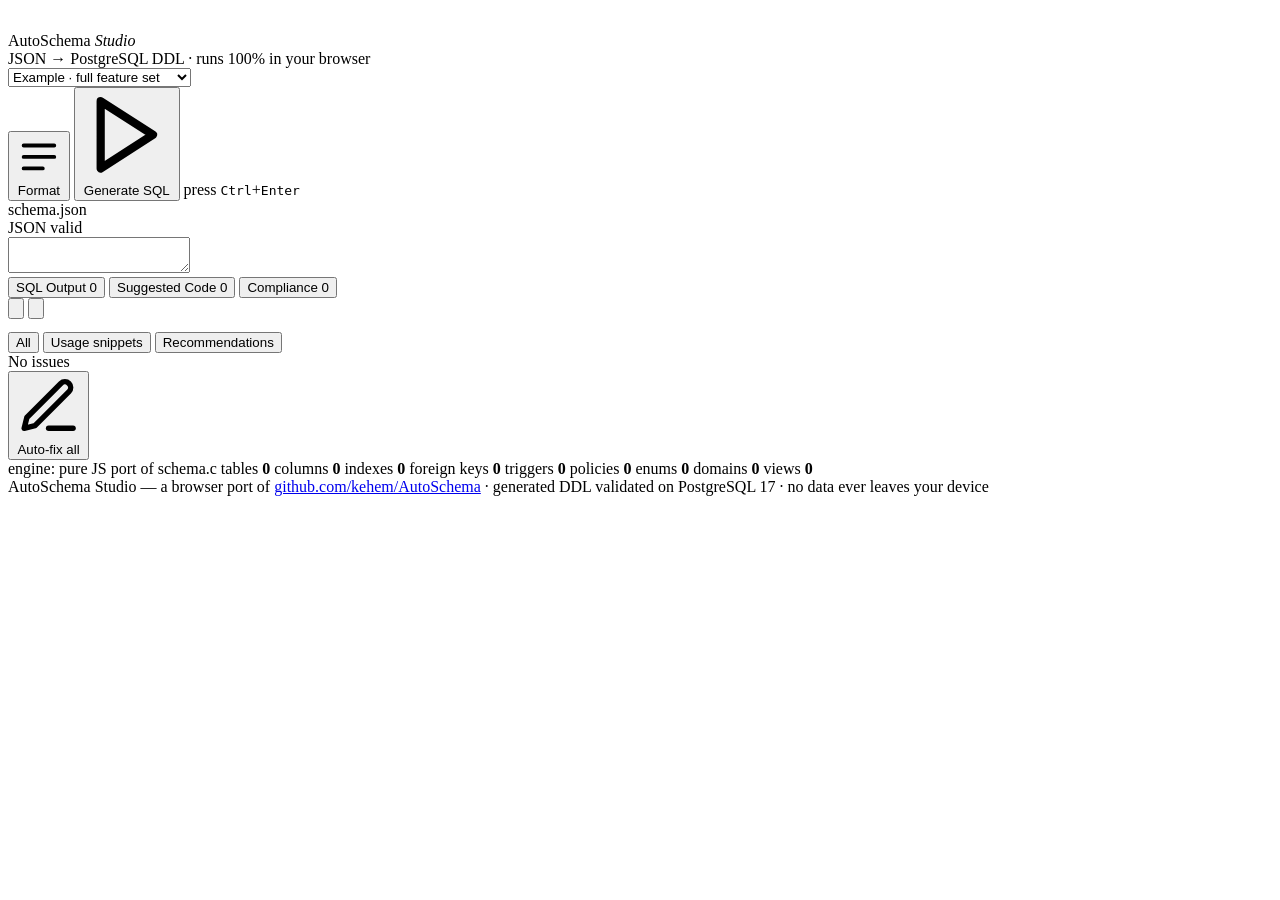
<file: web/template.html>
<!DOCTYPE html>
<html lang="en">
<head>
<meta charset="UTF-8">
<meta name="viewport" content="width=device-width, initial-scale=1.0">
<title>AutoSchema Studio — JSON → PostgreSQL DDL</title>
<link rel="icon" href="data:image/svg+xml,%3Csvg xmlns='http://www.w3.org/2000/svg' viewBox='0 0 32 32'%3E%3Crect width='32' height='32' rx='8' fill='%237c6cf6'/%3E%3Cpath d='M9 17h6l-2 9 10-13h-6l2-9z' fill='white'/%3E%3C/svg%3E">
<style>
/*__CSS__*/
</style>
</head>
<body>
<div class="app">

  <header>
    <div class="brand">
      <div class="brand-mark">
        <svg width="20" height="20" viewBox="0 0 24 24" fill="none" stroke="#fff" stroke-width="2.2" stroke-linecap="round" stroke-linejoin="round">
          <ellipse cx="12" cy="5" rx="8" ry="3"/>
          <path d="M4 5v6c0 1.7 3.6 3 8 3s8-1.3 8-3V5"/>
          <path d="M4 11v6c0 1.7 3.6 3 8 3s8-1.3 8-3v-6"/>
        </svg>
      </div>
      <div>
        <div class="brand-name">AutoSchema <em>Studio</em></div>
        <div class="brand-sub">JSON → PostgreSQL DDL · runs 100% in your browser</div>
      </div>
    </div>
    <div class="header-spacer"></div>
    <div class="sel-wrap">
      <select id="sample" title="Load an example schema">
        <option value="full">Example · full feature set</option>
        <option value="blog">Example · blog</option>
        <option value="ecom">Example · e-commerce</option>
        <option value="legacy">Example · legacy v1 format</option>
      </select>
    </div>
    <button class="btn" id="btn-format" title="Pretty-print the JSON">
      <svg viewBox="0 0 24 24" fill="none" stroke="currentColor" stroke-width="2" stroke-linecap="round" stroke-linejoin="round"><path d="M4 6h16M4 12h16M4 18h10"/></svg>
      Format
    </button>
    <button class="btn btn-primary" id="btn-run" title="Generate SQL (Ctrl+Enter)">
      <svg viewBox="0 0 24 24" fill="none" stroke="currentColor" stroke-width="2.2" stroke-linecap="round" stroke-linejoin="round"><path d="M5 3l14 9-14 9V3z"/></svg>
      Generate SQL
    </button>
    <span class="kbd-hint">press <kbd>Ctrl</kbd>+<kbd>Enter</kbd></span>
  </header>

  <main>
    <!-- editor pane -->
    <section class="panel">
      <div class="panel-head">
        <span class="panel-title"><span class="dot" id="json-dot"></span> schema.json</span>
        <div class="head-spacer"></div>
        <span style="font:11px var(--mono);color:var(--tx3)" id="json-label">JSON valid</span>
      </div>
      <div class="editor-body">
        <div class="gutter" id="gutter"></div>
        <div class="editor-wrap">
          <textarea id="editor" spellcheck="false" autocomplete="off" autocapitalize="off" aria-label="JSON schema editor"></textarea>
          <div class="editor-err" id="editor-err"></div>
        </div>
      </div>
    </section>

    <!-- output pane -->
    <section class="panel">
      <div class="panel-head">
        <div class="tabs">
          <button class="tab active" data-tab="sql">SQL Output <span class="count" id="tab-sql-count">0</span></button>
          <button class="tab" data-tab="sugg">Suggested Code <span class="count" id="tab-sugg-count">0</span></button>
          <button class="tab" data-tab="compl">Compliance <span class="count" id="tab-compl-count">0</span></button>
        </div>
        <div class="head-spacer"></div>
        <button class="btn btn-icon" id="btn-copy" title="Copy SQL">
          <svg viewBox="0 0 24 24" fill="none" stroke="currentColor" stroke-width="2" stroke-linecap="round" stroke-linejoin="round"><rect x="9" y="9" width="13" height="13" rx="2"/><path d="M5 15H4a2 2 0 0 1-2-2V4a2 2 0 0 1 2-2h9a2 2 0 0 1 2 2v1"/></svg>
        </button>
        <button class="btn btn-icon" id="btn-download" title="Download .sql">
          <svg viewBox="0 0 24 24" fill="none" stroke="currentColor" stroke-width="2" stroke-linecap="round" stroke-linejoin="round"><path d="M21 15v4a2 2 0 0 1-2 2H5a2 2 0 0 1-2-2v-4"/><path d="M7 10l5 5 5-5"/><path d="M12 15V3"/></svg>
        </button>
      </div>
      <div class="out-body">
        <div class="pane active" id="pane-sql">
          <pre class="code" id="sql-out"></pre>
        </div>
        <div class="pane" id="pane-sugg">
          <div class="filters">
            <button class="filter active" data-filter="all">All</button>
            <button class="filter" data-filter="usage">Usage snippets</button>
            <button class="filter" data-filter="tip">Recommendations</button>
          </div>
          <div class="sugg-list" id="sugg-list"></div>
        </div>
        <div class="pane" id="pane-compl">
          <div class="compl-head">
            <span class="compl-summary" id="compl-summary">No issues</span>
            <div class="head-spacer"></div>
            <button class="btn" id="btn-fixall" title="Apply every fixable suggestion">
              <svg viewBox="0 0 24 24" fill="none" stroke="currentColor" stroke-width="2" stroke-linecap="round" stroke-linejoin="round"><path d="M12 20h9"/><path d="M16.5 3.5a2.1 2.1 0 0 1 3 3L7 19l-4 1 1-4z"/></svg>
              Auto-fix all
            </button>
          </div>
          <div class="compl-list" id="compl-list"></div>
        </div>
      </div>
    </section>
  </main>

  <div class="statusbar">
    <span class="status-json"><span class="pulse ok" id="status-pulse"></span> engine: pure JS port of schema.c</span>
    <span class="chip">tables <b id="st-tables">0</b></span>
    <span class="chip">columns <b id="st-columns">0</b></span>
    <span class="chip">indexes <b id="st-indexes">0</b></span>
    <span class="chip">foreign keys <b id="st-fks">0</b></span>
    <span class="chip">triggers <b id="st-triggers">0</b></span>
    <span class="chip">policies <b id="st-policies">0</b></span>
    <span class="chip">enums <b id="st-enums">0</b></span>
    <span class="chip">domains <b id="st-domains">0</b></span>
    <span class="chip">views <b id="st-views">0</b></span>
  </div>

  <footer>
    AutoSchema Studio — a browser port of
    <a href="https://github.com/kehem/AutoSchema" target="_blank" rel="noopener">github.com/kehem/AutoSchema</a>
    · generated DDL validated on PostgreSQL 17 · no data ever leaves your device
  </footer>
</div>

<div id="toast"><span class="t-ico"></span><span class="t-msg"></span></div>

<script>
/*__GENERATOR__*/
</script>
<script>
/*__LINT__*/
</script>
<script>
/*__UI__*/
</script>
</body>
</html>
</file>
